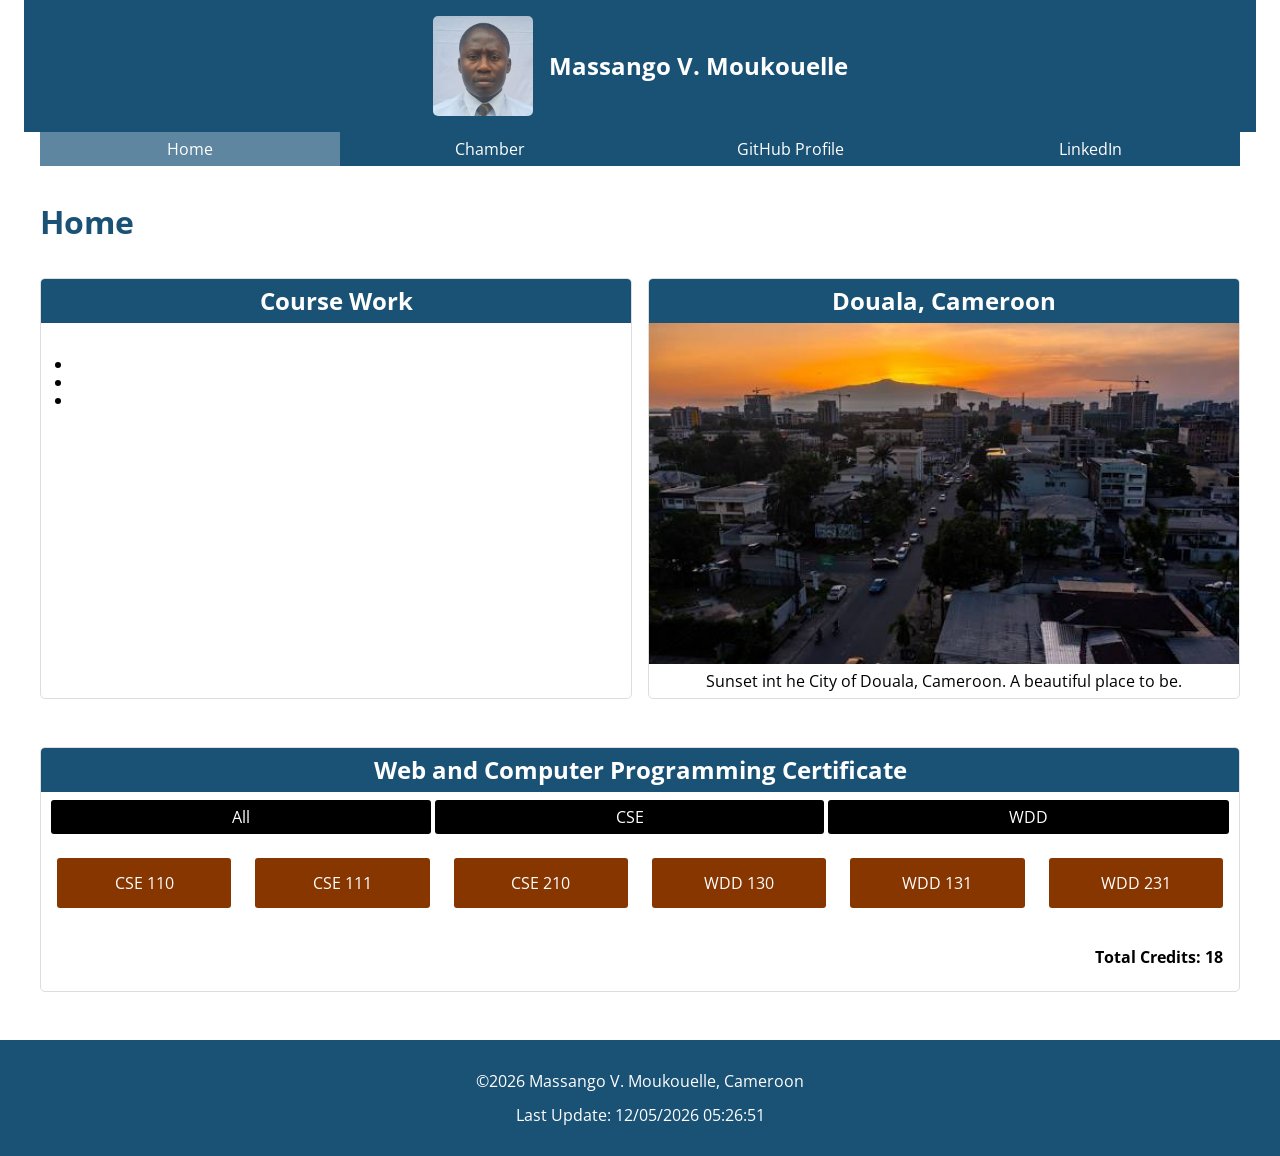
<file: index.html>
<!DOCTYPE html>
<html lang="en">
<head>
    <meta charset="UTF-8">
    <meta name="viewport" content="width=device-width, initial-scale=1.0">
    <meta name="description" content="Your personal portfolio website for WDD231">
    <meta name="author" content="Massango V. Moukouelle">
    <title>Massango V. Moukouelle | WDD231 Portfolio</title>
    
    <!-- CSS Files -->
    <link rel="stylesheet" href="styles/normalize.css">
    <link rel="stylesheet" href="styles/small.css">
    <link rel="stylesheet" href="styles/larger.css">
    
    <!-- Google Fonts -->
    <link rel="preconnect" href="https://fonts.googleapis.com">
    <link rel="preconnect" href="https://fonts.gstatic.com" crossorigin>
    <link href="https://fonts.googleapis.com/css2?family=Open+Sans&family=Roboto&display=swap" rel="stylesheet">
    
    <!-- JavaScript Files (with defer) -->
    <script src="scripts/navigation.js" defer></script>
    <script src="scripts/date.js" defer></script>
    <script src="scripts/course.js" defer></script>
</head>
<body>
    <header>
        <img src="images/profile-photo.jpg" alt="Your photo">
        <span>Massango V. Moukouelle</span>
        <button id="hamburger">≡</button>
    </header>
    
    <nav>
        <ul>
            <li class="active"><a href="index.html">Home</a></li>
            <li><a href="#">Chamber</a></li>
            <li><a href="https://github.com/maval6" target="_blank">GitHub Profile</a></li>
            <li><a href="https://linkedin.com/in/maval06" target="_blank">LinkedIn</a></li>
        </ul>
    </nav>
    
    <main>
        <h1>Home</h1>
        
        <section class="course-work">
            <h2>Course Work</h2>
            <ul>
                <li></li>
                <li></li>
                <li></li>
            </ul>
        </section>
        
        <section class="location">
            <h2>Douala, Cameroon</h2>
            <img src="images/location-image.jpeg" alt="Image of your location">
            <p>Sunset int he City of Douala, Cameroon. A beautiful place to be.</p>
        </section>
        
        <section class="certificate">
            <h2>Web and Computer Programming Certificate</h2>
            
            <div class="filter-buttons">
                <button id="all-btn">All</button>
                <button id="cse-btn">CSE</button>
                <button id="wdd-btn">WDD</button>
            </div>
            
            <div id="courses-container">
                <!-- Course cards will be dynamically inserted here by JavaScript -->
            </div>
            
            <p id="total-credits">Total Credits: 0</p>
        </section>
    </main>
    
    <footer>
        <p>&copy;<span id="currentyear"></span> Massango V. Moukouelle, Cameroon</p>
        <p id="lastModified"></p>
    </footer>
</body>
</html>
</file>
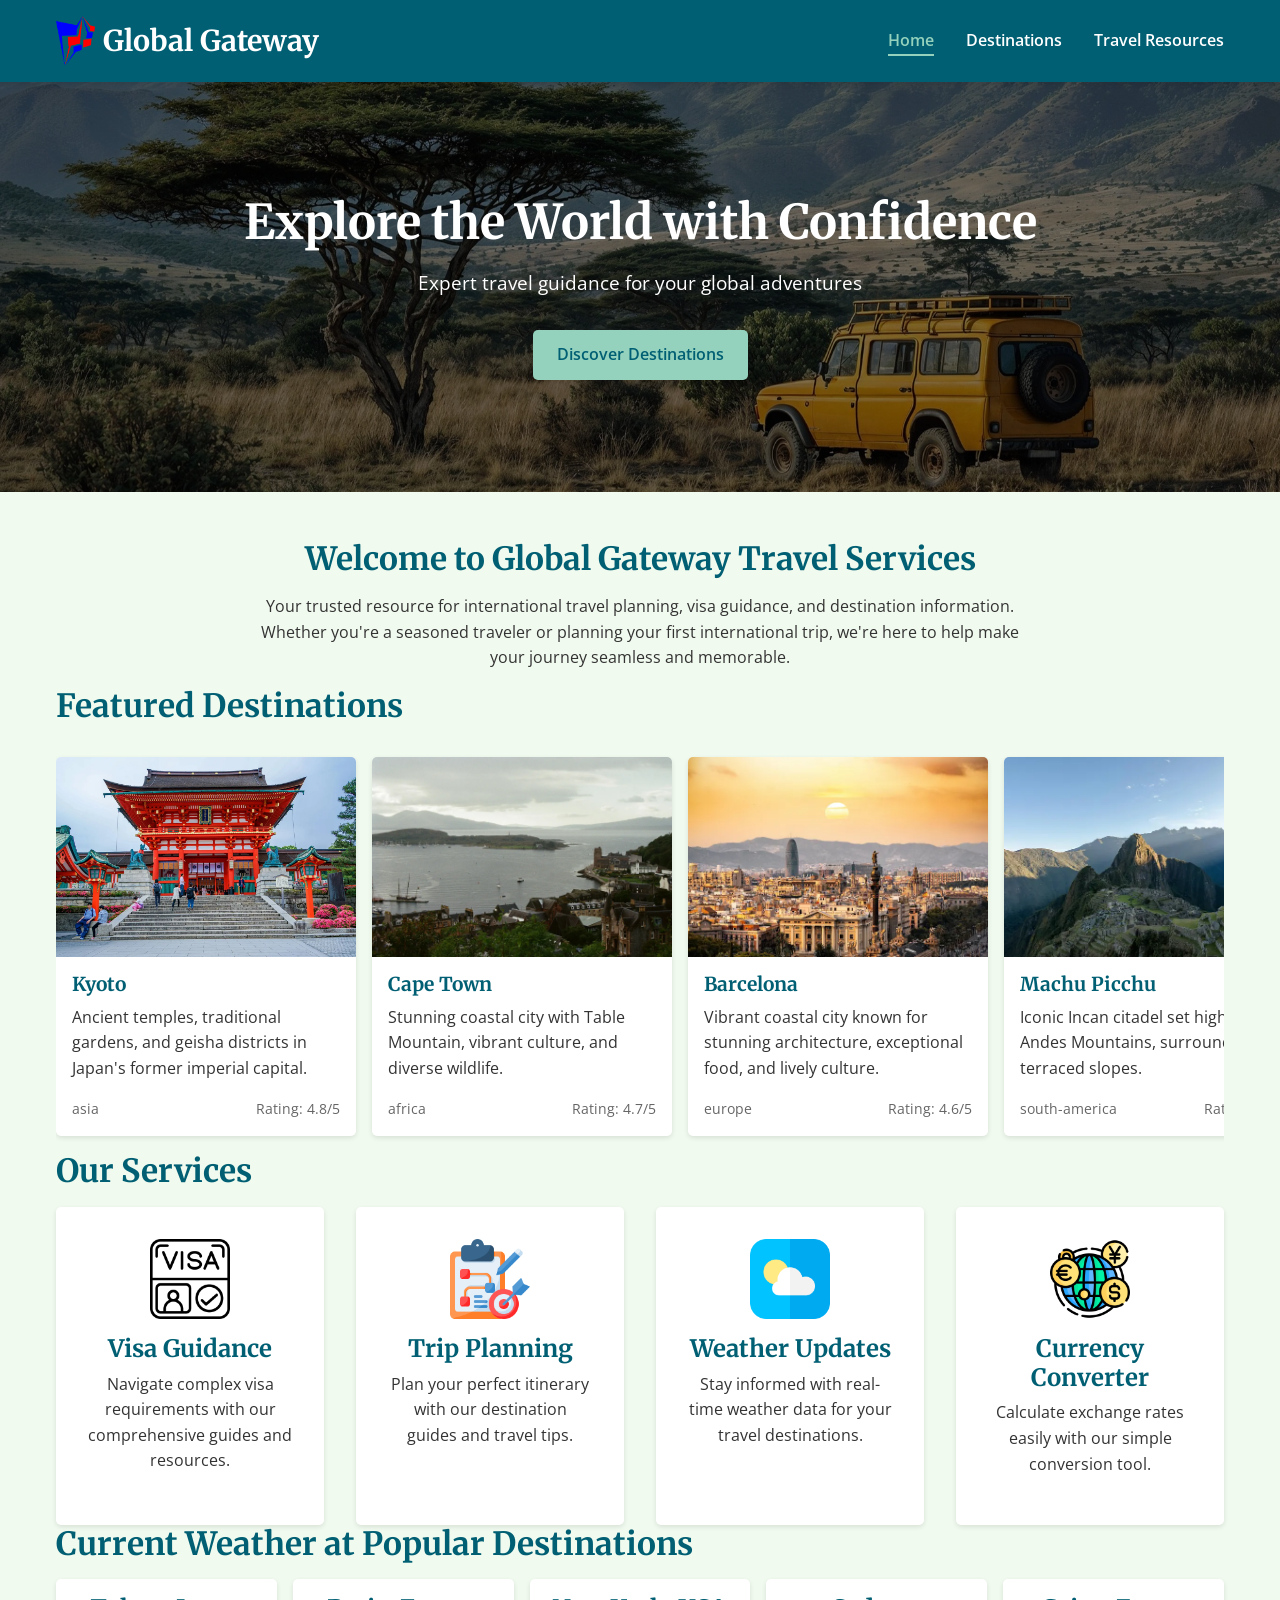
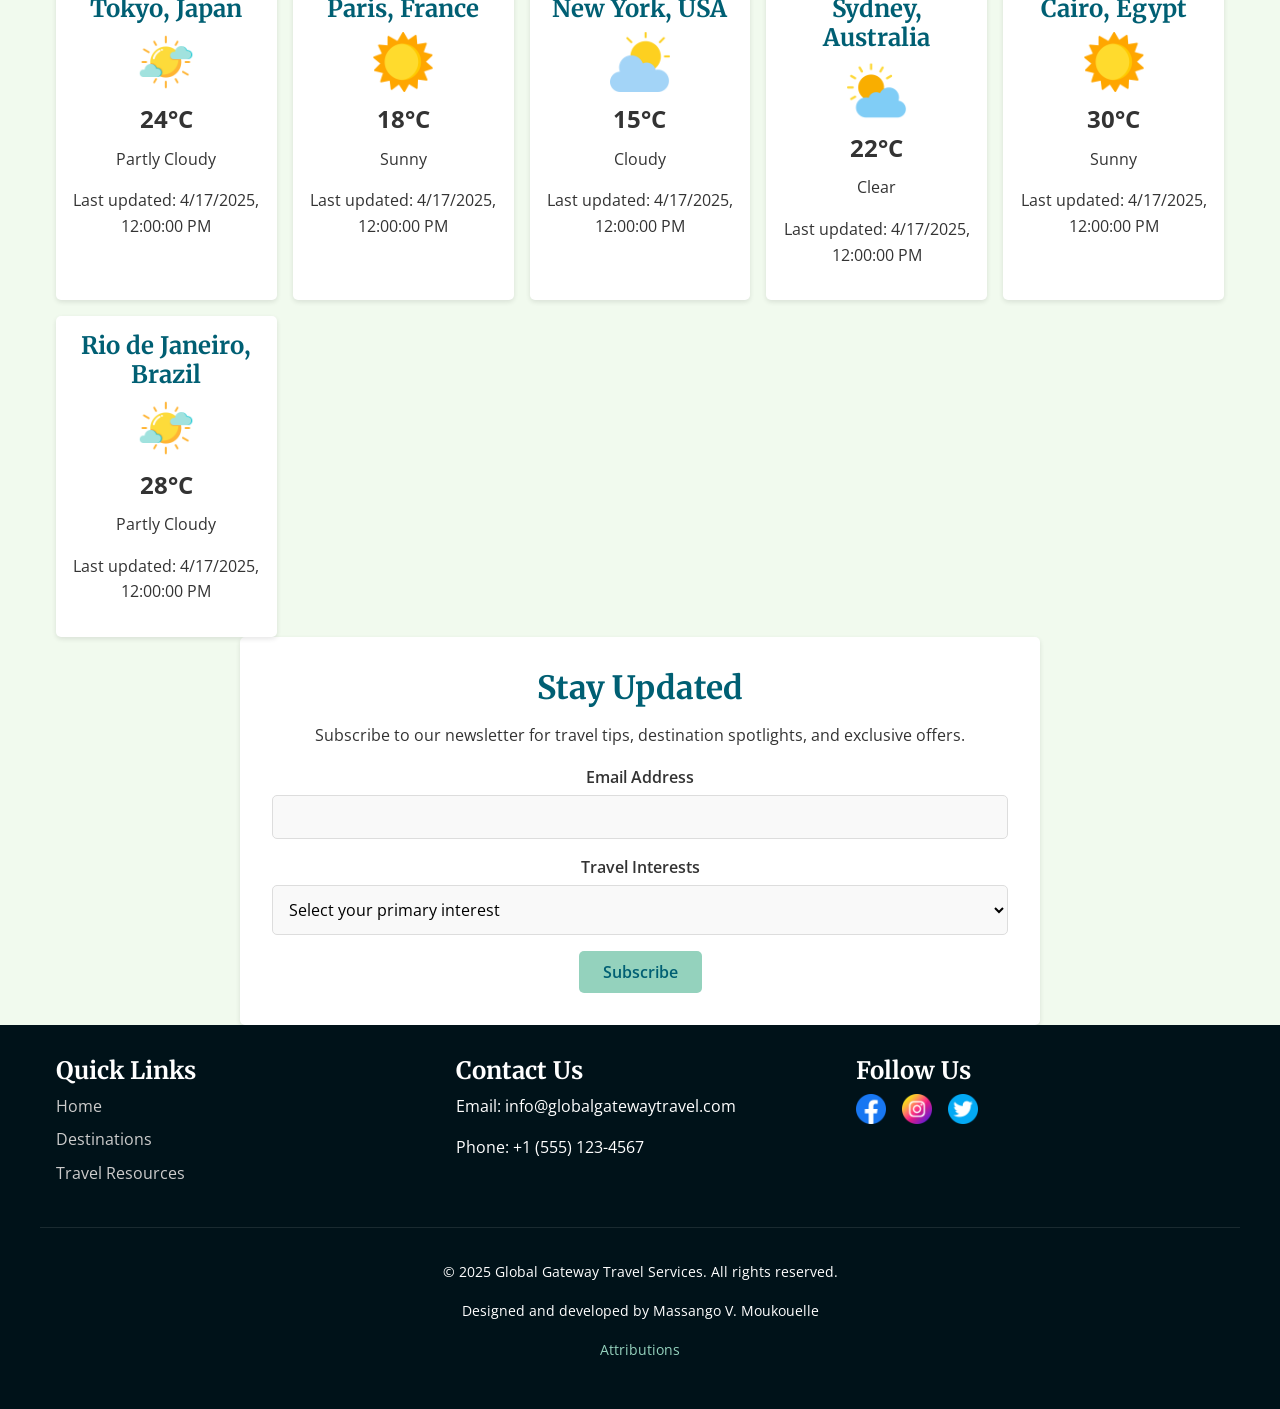
<file: project/index.html>
<!DOCTYPE html>
<html lang="en">
<head>
    <meta charset="UTF-8">
    <meta name="viewport" content="width=device-width, initial-scale=1.0">
    <meta name="description" content="Global Gateway Travel Services - Your one-stop resource for international travel planning, visa guidance, and destination information.">
    <meta name="author" content="Massango V. Moukouelle">
    
    <!-- Social Media Meta Tags -->
    <meta property="og:title" content="Global Gateway Travel Services">
    <meta property="og:description" content="Your one-stop resource for international travel planning, visa guidance, and destination information.">
    <meta property="og:image" content="images/og-image.jpg">
    <meta property="og:url" content="https://globalgatewaytravel.com">
    <meta name="twitter:card" content="summary_large_image">
    
    <title>Global Gateway Travel Services | Home</title>
    
    <!-- Favicon -->
    <link rel="icon" type="image/png" href="images/favicon.png">
    
    <!-- Fonts -->
    <link rel="preconnect" href="https://fonts.googleapis.com">
    <link rel="preconnect" href="https://fonts.gstatic.com" crossorigin>
    <link href="https://fonts.googleapis.com/css2?family=Merriweather:wght@400;700&family=Open+Sans:wght@400;600&display=swap" rel="stylesheet">
    
    <!-- CSS -->
    <link rel="stylesheet" href="styles/normalize.css">
    <link rel="stylesheet" href="styles/styles.css">
</head>
<body>
    <header>
        <div class="header-container">
            <div class="logo">
                <img src="images/logo.png" alt="Global Gateway Travel Services Logo">
                <h1>Global Gateway</h1>
            </div>
            <nav>
                <button id="hamburger-btn" aria-label="Menu">
                    <span></span>
                    <span></span>
                    <span></span>
                </button>
                <ul id="primary-nav">
                    <li><a href="index.html" class="active">Home</a></li>
                    <li><a href="destinations.html">Destinations</a></li>
                    <li><a href="resources.html">Travel Resources</a></li>
                </ul>
            </nav>
        </div>
    </header>

    <main>
        <section class="hero">
            <div class="hero-content">
                <h2>Explore the World with Confidence</h2>
                <p>Expert travel guidance for your global adventures</p>
                <a href="destinations.html" class="btn">Discover Destinations</a>
            </div>
        </section>

        <section class="intro container">
            <h2>Welcome to Global Gateway Travel Services</h2>
            <p>Your trusted resource for international travel planning, visa guidance, and destination information. Whether you're a seasoned traveler or planning your first international trip, we're here to help make your journey seamless and memorable.</p>
        </section>

        <section class="featured-destinations container">
            <h2>Featured Destinations</h2>
            <div class="destination-carousel" id="featured-carousel">
                <!-- Dynamic content will be loaded here via JavaScript -->
                <div class="loading">Loading featured destinations...</div>
            </div>
        </section>

        <section class="services container">
            <h2>Our Services</h2>
            <div class="services-grid">
                <div class="service-card">
                    <img src="images/visa-icon.png" alt="Visa Services Icon" loading="lazy">
                    <h3>Visa Guidance</h3>
                    <p>Navigate complex visa requirements with our comprehensive guides and resources.</p>
                </div>
                <div class="service-card">
                    <img src="images/planning-icon.png" alt="Trip Planning Icon" loading="lazy">
                    <h3>Trip Planning</h3>
                    <p>Plan your perfect itinerary with our destination guides and travel tips.</p>
                </div>
                <div class="service-card">
                    <img src="images/weather-icon.png" alt="Weather Information Icon" loading="lazy">
                    <h3>Weather Updates</h3>
                    <p>Stay informed with real-time weather data for your travel destinations.</p>
                </div>
                <div class="service-card">
                    <img src="images/currency-icon.png" alt="Currency Converter Icon" loading="lazy">
                    <h3>Currency Converter</h3>
                    <p>Calculate exchange rates easily with our simple conversion tool.</p>
                </div>
            </div>
        </section>

        <section class="weather-widget container">
            <h2>Current Weather at Popular Destinations</h2>
            <div id="weather-container" class="weather-container">
                <!-- Dynamic content will be loaded here via JavaScript -->
                <div class="loading">Loading weather data...</div>
            </div>
        </section>

        <section class="newsletter container">
            <h2>Stay Updated</h2>
            <p>Subscribe to our newsletter for travel tips, destination spotlights, and exclusive offers.</p>
            <form id="newsletter-form" action="form-success.html" method="get">
                <div class="form-group">
                    <label for="email">Email Address</label>
                    <input type="email" id="email" name="email" required>
                </div>
                <div class="form-group">
                    <label for="interests">Travel Interests</label>
                    <select id="interests" name="interests">
                        <option value="">Select your primary interest</option>
                        <option value="adventure">Adventure Travel</option>
                        <option value="cultural">Cultural Experiences</option>
                        <option value="relaxation">Relaxation & Wellness</option>
                        <option value="food">Food & Culinary</option>
                        <option value="budget">Budget Travel</option>
                    </select>
                </div>
                <button type="submit" class="btn">Subscribe</button>
            </form>
        </section>
    </main>

    <footer>
        <div class="footer-container container">
            <div class="footer-nav">
                <h3>Quick Links</h3>
                <ul>
                    <li><a href="index.html">Home</a></li>
                    <li><a href="destinations.html">Destinations</a></li>
                    <li><a href="resources.html">Travel Resources</a></li>
                </ul>
            </div>
            <div class="footer-contact">
                <h3>Contact Us</h3>
                <p>Email: info@globalgatewaytravel.com</p>
                <p>Phone: +1 (555) 123-4567</p>
            </div>
            <div class="footer-social">
                <h3>Follow Us</h3>
                <div class="social-icons">
                    <a href="#" aria-label="Facebook"><img src="images/facebook-icon.png" alt="Facebook"></a>
                    <a href="#" aria-label="Instagram"><img src="images/instagram-icon.png" alt="Instagram"></a>
                    <a href="#" aria-label="Twitter"><img src="images/twitter-icon.png" alt="Twitter"></a>
                </div>
            </div>
        </div>
        <div class="footer-bottom container">
            <p>&copy; 2025 Global Gateway Travel Services. All rights reserved.</p>
            <p>Designed and developed by Massango V. Moukouelle</p>
            <p><a href="attributions.html">Attributions</a></p>
        </div>
    </footer>

    <!-- JavaScript Modules -->
    <script src="scripts/main.js" type="module"></script>
</body>
</html>
</file>
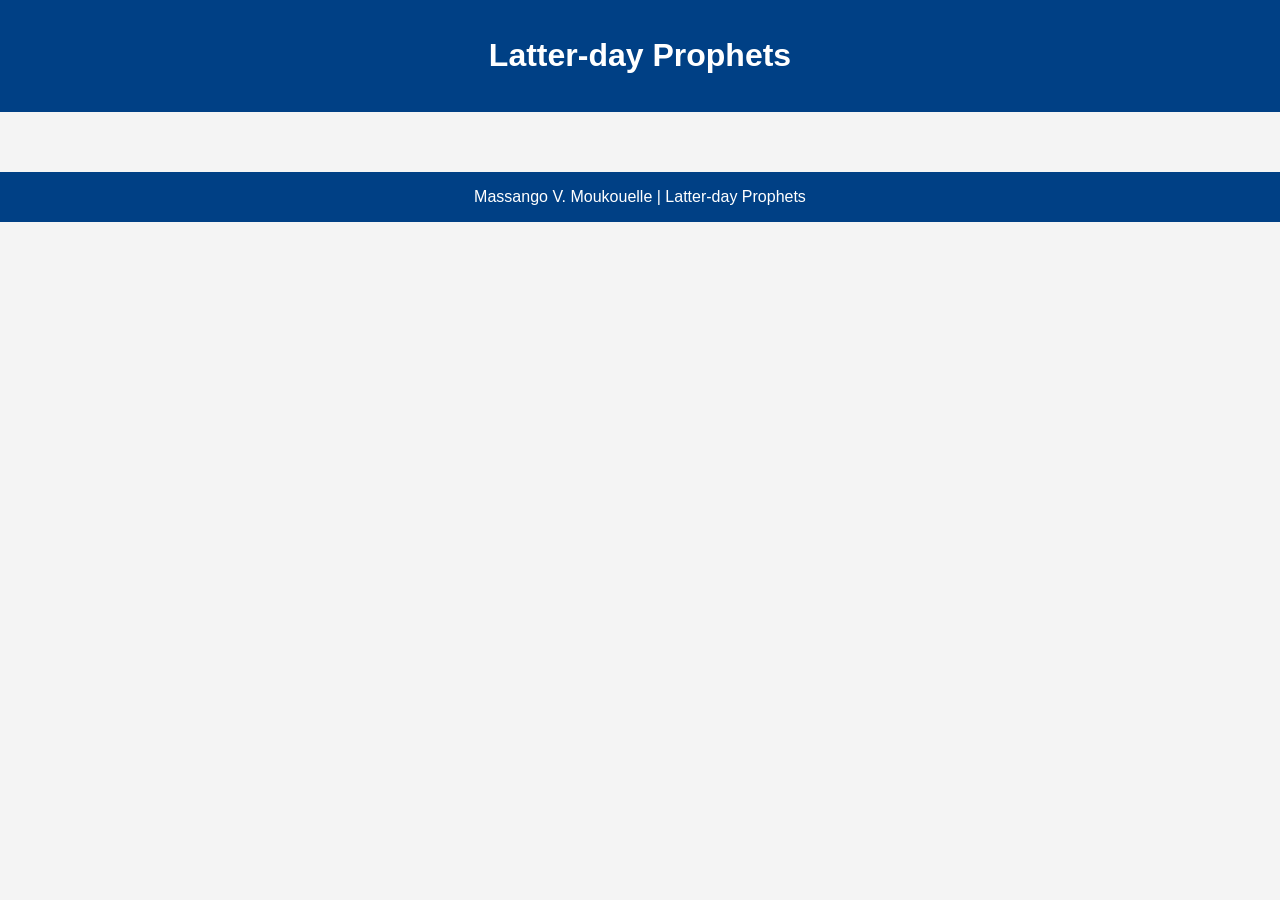
<file: prophets.html>
<!DOCTYPE html>
<html lang="en">
<head>
    <meta charset="UTF-8">
    <meta name="viewport" content="width=device-width, initial-scale=1.0">
    <meta name="description" content="Latter-day Prophets">
    <meta name="author" content="Massango V. Moukouelle">
    <title>Latter-day Prophets | WDD 231</title>

    <link rel="stylesheet" href="styles/prophets.css">
    
</head>
<body>
    <header>
        <h1>Latter-day Prophets</h1>
    </header>
    <main>
        <div id="cards" class="grid-container"></div>
    </main>
    <footer>
        Massango V. Moukouelle | Latter-day Prophets
    </footer>
    <script src="scripts/prophets.js"></script>
</body>
</html>
</file>
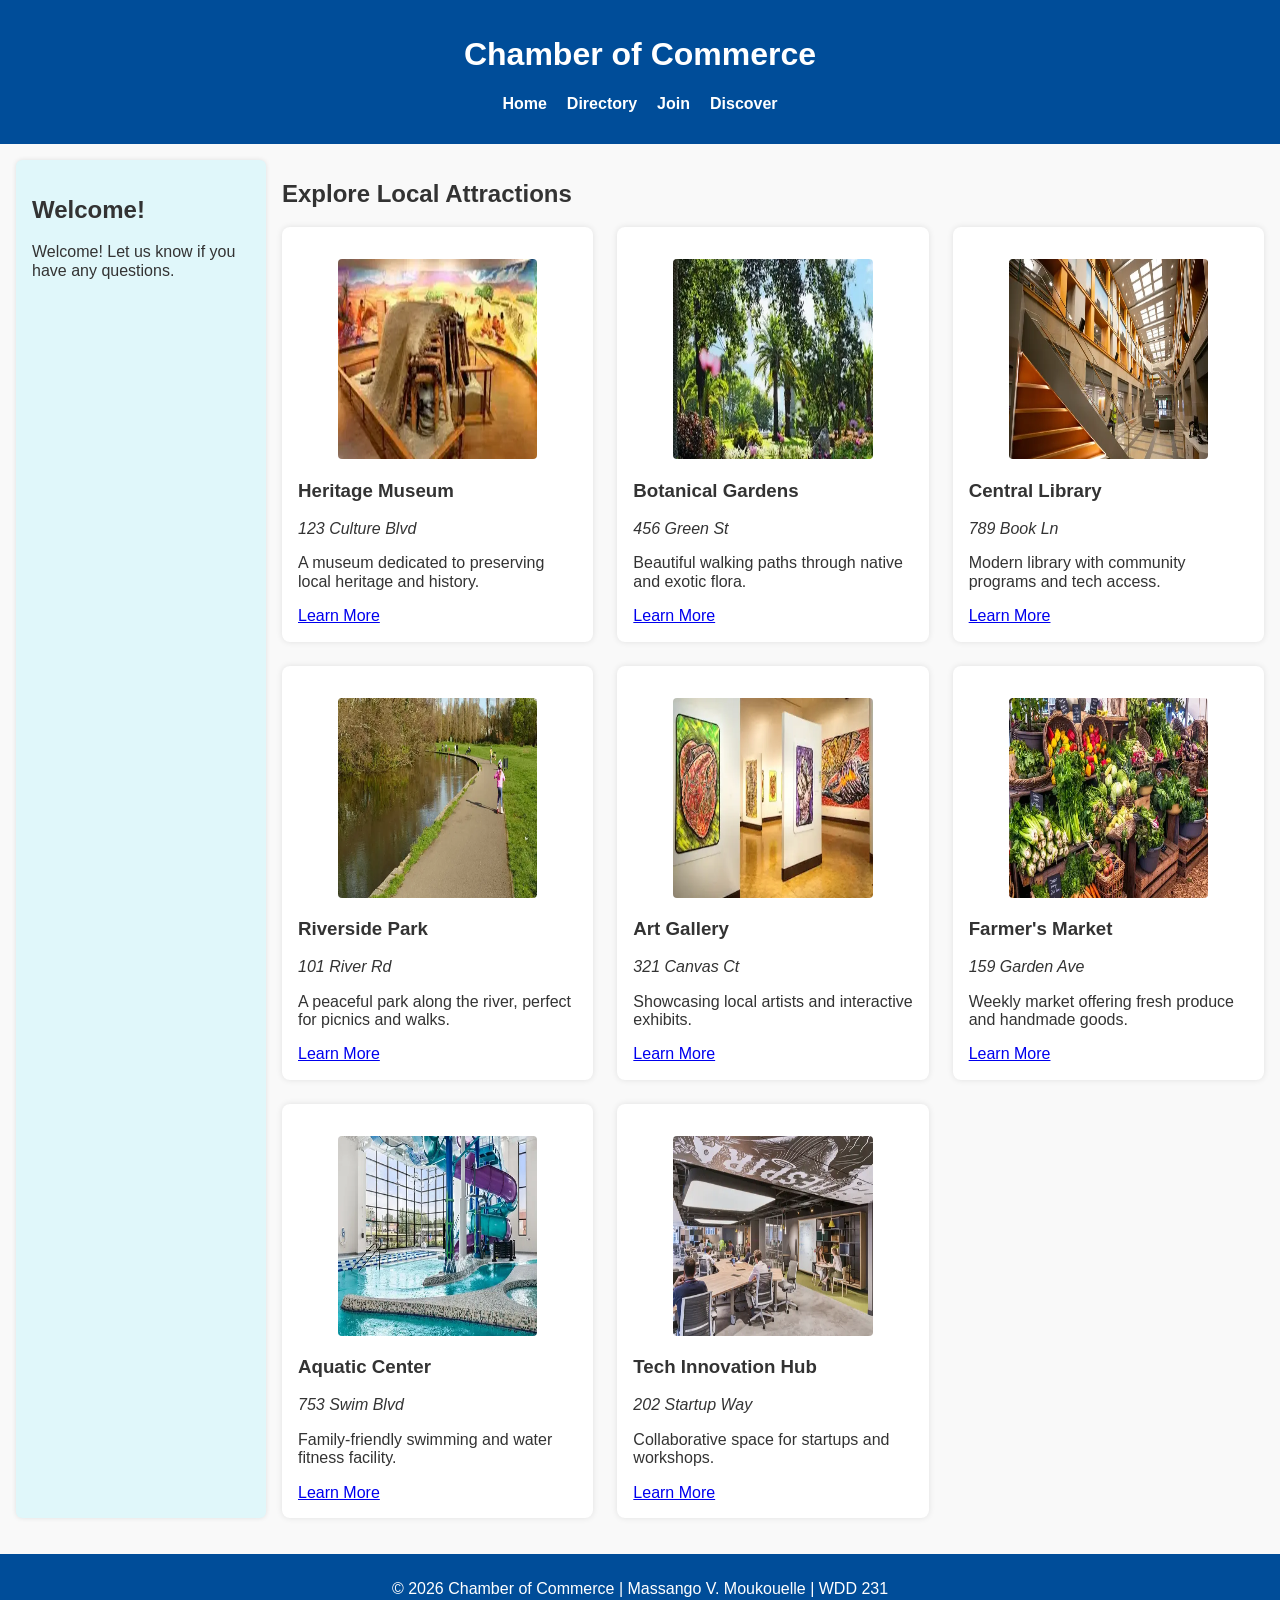
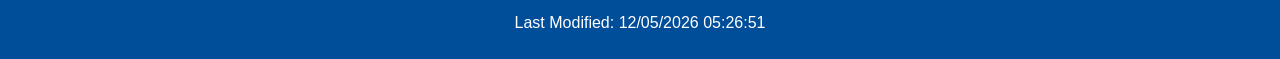
<file: chamber/discover.html>
<!DOCTYPE html>
<html lang="en">
<head>
  <meta charset="UTF-8">
  <meta name="viewport" content="width=device-width, initial-scale=1.0">
  <title>Discover | Chamber of Commerce</title>
  <meta name="description" content="Discover local places of interest in our Chamber of Commerce region." />
  <meta name="author" content="Massango V. Moukouelle" />

  <link rel="stylesheet" href="styles/normalize.css">
  <link rel="stylesheet" href="styles/directory.css">
  <link rel="stylesheet" href="styles/discover.css">
  <script defer src="scripts/discover.js"></script>
</head>
<body>
  <header>
    <h1>Chamber of Commerce</h1>
    <nav>
      <ul>
        <li><a href="index.html">Home</a></li>
        <li><a href="directory.html">Directory</a></li>
        <li><a href="join.html">Join</a></li>
        <li><a href="discover.html" class="active">Discover</a></li>
      </ul>
    </nav>
  </header>

  <main class="discover-grid">
    <aside class="sidebar">
      <h2>Welcome!</h2>
      <p id="visit-message">Loading visit info...</p>
    </aside>

    <section class="main-content">
      <h2>Explore Local Attractions</h2>
      <div id="discover-cards" class="card-grid"></div>
    </section>
  </main>

  <footer>
    <p>&copy; <span id="year"></span> Chamber of Commerce | Massango V. Moukouelle | WDD 231</p>
    <p>Last Modified: <span id="lastModified"></span></p>
  </footer>
</body>
</html>
</file>
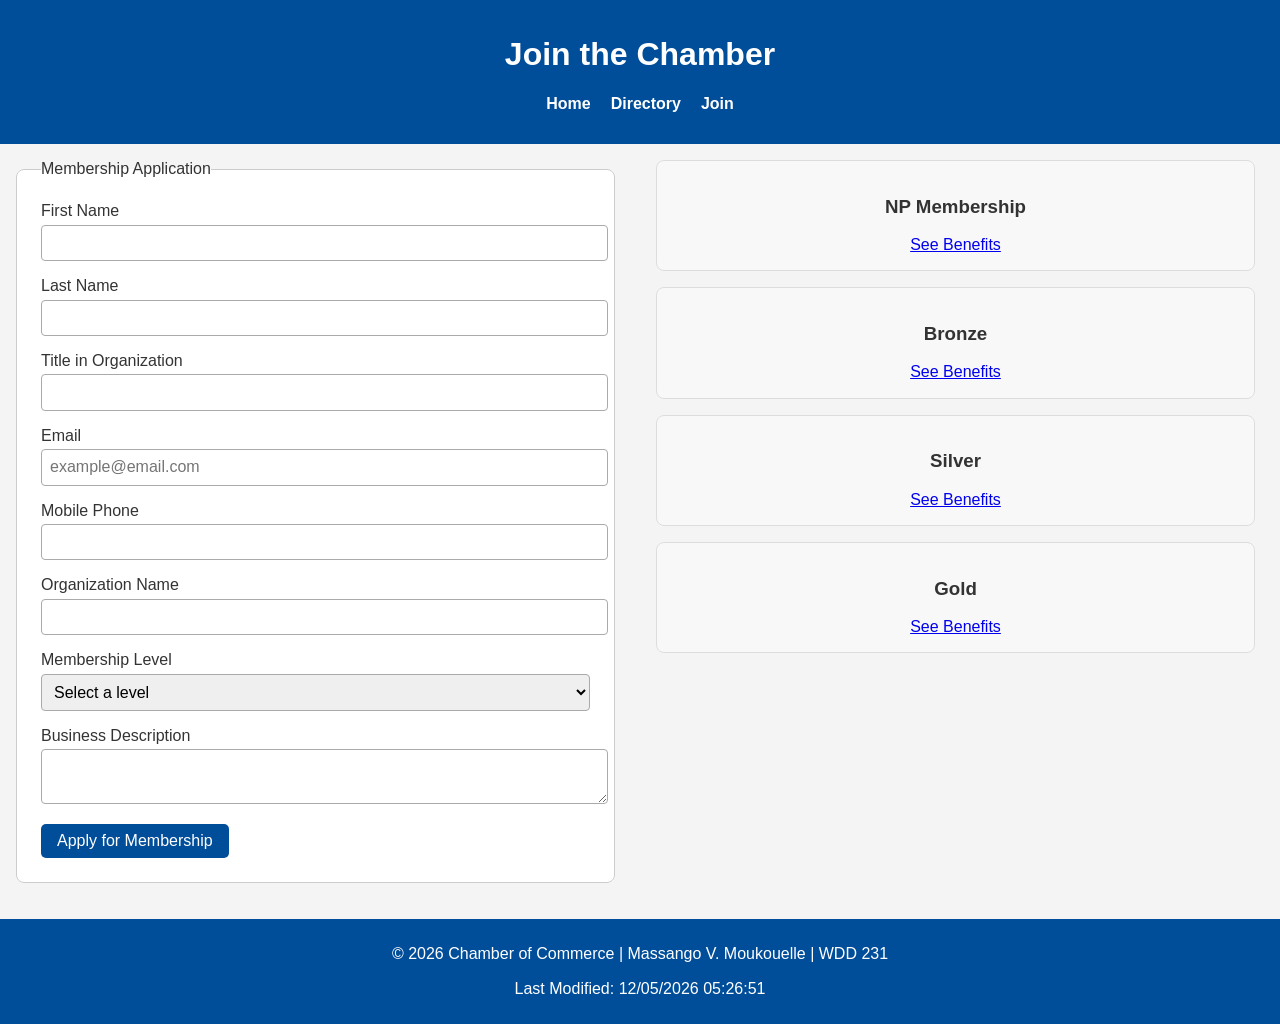
<file: chamber/join.html>
<!DOCTYPE html>
<html lang="en">
<head>
  <meta charset="UTF-8" />
  <meta name="viewport" content="width=device-width, initial-scale=1.0"/>
  <title>Join the Chamber | Massango V. Moukouelle</title>
  <meta name="description" content="Apply for membership to the Chamber of Commerce" />
  <meta name="author" content="Massango V. Moukouelle" />

  <link rel="stylesheet" href="styles/normalize.css" />
  <link rel="stylesheet" href="styles/directory.css" />
  <link rel="stylesheet" href="styles/join.css" />

  <script defer src="scripts/join.js"></script>
</head>
<body>
  <header>
    <h1>Join the Chamber</h1>
    <nav>
      <ul>
        <li><a href="index.html">Home</a></li>
        <li><a href="directory.html">Directory</a></li>
        <li><a href="join.html" class="active">Join</a></li>
      </ul>
    </nav>
  </header>

  <main class="join-container">
    <form method="get" action="thankyou.html" id="membershipForm">
      <fieldset>
        <legend>Membership Application</legend>

        <label>First Name
          <input type="text" name="first-name" title="Enter your first name" autocomplete="given-name" required />
        </label>

        <label>Last Name
          <input type="text" name="last-name" title="Enter your last name" autocomplete="family-name" required />
        </label>

        <label>Title in Organization
          <input type="text" name="org-title" title="Your title in the organization" autocomplete="organization-title" pattern="[A-Za-z\\s\\-]{7,}" />
        </label>

        <label>Email
          <input type="email" name="email" title="Enter a valid email address" autocomplete="email" placeholder="example@email.com" required />
        </label>

        <label>Mobile Phone
          <input type="tel" name="phone" title="Enter your mobile number" autocomplete="tel" required />
        </label>

        <label>Organization Name
          <input type="text" name="organization" title="Enter your business or organization name" autocomplete="organization" required />
        </label>

        <label>Membership Level
          <select name="membership" title="Choose membership level" required>
            <option value="">Select a level</option>
            <option value="NP">NP Membership (Free)</option>
            <option value="Bronze">Bronze</option>
            <option value="Silver">Silver</option>
            <option value="Gold">Gold</option>
          </select>
        </label>

        <label>Business Description
          <textarea name="description" title="Brief description of your business or organization"></textarea>
        </label>

        <input type="hidden" name="timestamp" id="timestamp" />
        <input type="submit" value="Apply for Membership" />
      </fieldset>
    </form>

    <!-- Membership Level Cards -->
    <aside class="membership-cards">
      <div class="card np" onclick="openModal('npModal')">
        <h3>NP Membership</h3>
        <a href="#npModal">See Benefits</a>
      </div>
      <div class="card bronze" onclick="openModal('bronzeModal')">
        <h3>Bronze</h3>
        <a href="#bronzeModal">See Benefits</a>
      </div>
      <div class="card silver" onclick="openModal('silverModal')">
        <h3>Silver</h3>
        <a href="#silverModal">See Benefits</a>
      </div>
      <div class="card gold" onclick="openModal('goldModal')">
        <h3>Gold</h3>
        <a href="#goldModal">See Benefits</a>
      </div>
    </aside>

    <!-- Membership Modals -->
    <dialog id="npModal">
      <h3>NP Membership Benefits</h3>
      <ul>
        <li>No cost</li>
        <li>Access to newsletters</li>
      </ul>
      <button onclick="closeModal('npModal')">Close</button>
    </dialog>

    <dialog id="bronzeModal">
      <h3>Bronze Membership Benefits</h3>
      <ul>
        <li>Community event invites</li>
        <li>Member listing on website</li>
      </ul>
      <button onclick="closeModal('bronzeModal')">Close</button>
    </dialog>

    <dialog id="silverModal">
      <h3>Silver Membership Benefits</h3>
      <ul>
        <li>All Bronze benefits</li>
        <li>Featured business articles</li>
      </ul>
      <button onclick="closeModal('silverModal')">Close</button>
    </dialog>

    <dialog id="goldModal">
      <h3>Gold Membership Benefits</h3>
      <ul>
        <li>All Silver benefits</li>
        <li>Homepage spotlight</li>
        <li>Sponsorship opportunities</li>
      </ul>
      <button onclick="closeModal('goldModal')">Close</button>
    </dialog>
  </main>

  <footer>
    <p>&copy; <span id="year"></span> Chamber of Commerce | Massango V. Moukouelle | WDD 231</p>
    <p>Last Modified: <span id="lastModified"></span></p>
  </footer>
</body>
</html>
</file>
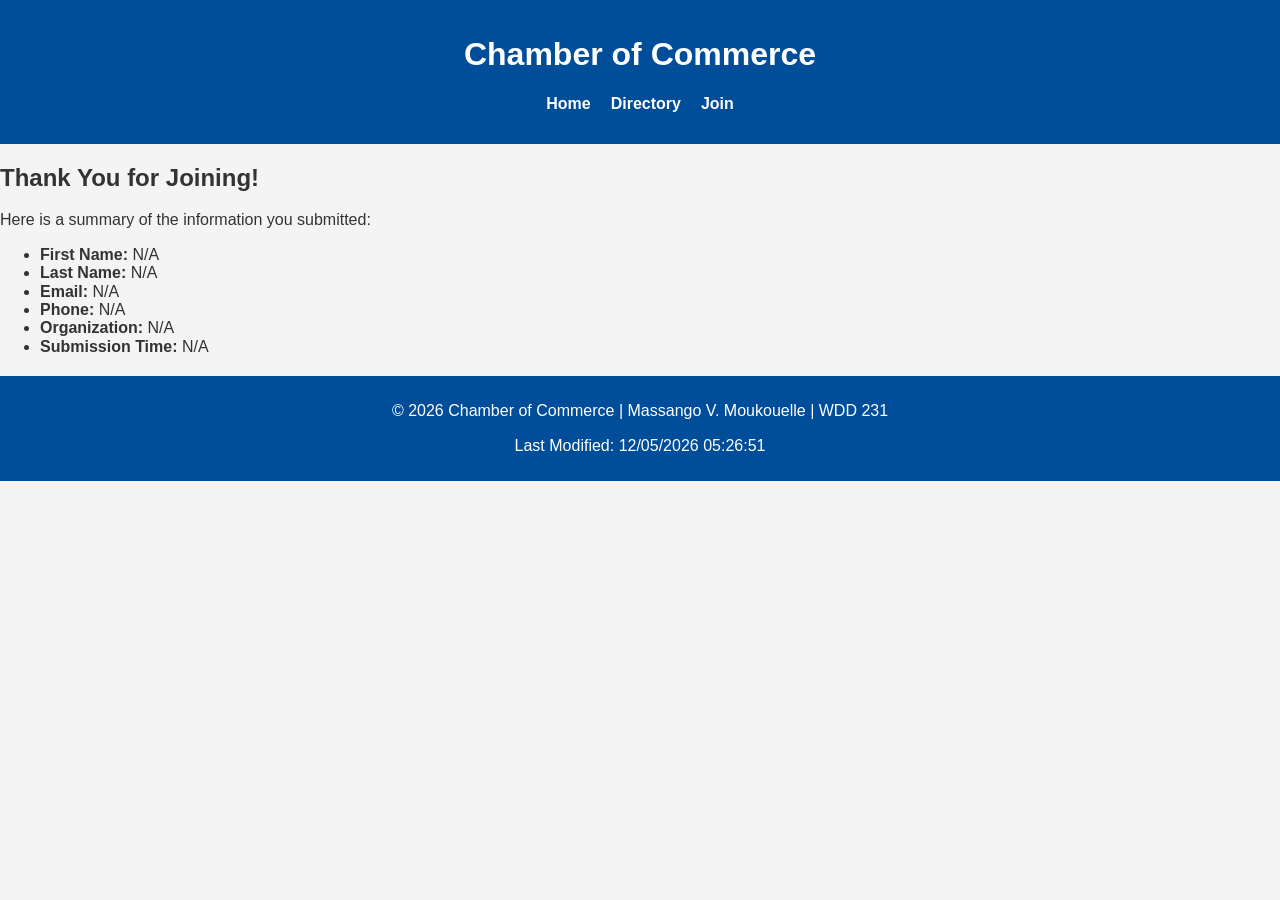
<file: chamber/thankyou.html>
<!DOCTYPE html>
<html lang="en">
<head>
  <meta charset="UTF-8" />
  <meta name="viewport" content="width=device-width, initial-scale=1.0" />
  <title>Thank You for Joining</title>
  <meta name="description" content="Thank you page for chamber membership application." />
  <meta name="author" content="Massango V. Moukouelle" />

  <link rel="stylesheet" href="styles/normalize.css" />
  <link rel="stylesheet" href="styles/directory.css" />
  <link rel="stylesheet" href="styles/join.css" />
  <script defer src="scripts/thankyou.js"></script>
</head>
<body>
  <header>
    <h1>Chamber of Commerce</h1>
    <nav>
      <ul>
        <li><a href="index.html">Home</a></li>
        <li><a href="directory.html">Directory</a></li>
        <li><a href="join.html">Join</a></li>
      </ul>
    </nav>
  </header>

  <main class="thank-you">
    <h2>Thank You for Joining!</h2>
    <p>Here is a summary of the information you submitted:</p>
    <ul>
      <li><strong>First Name:</strong> <span id="firstName"></span></li>
      <li><strong>Last Name:</strong> <span id="lastName"></span></li>
      <li><strong>Email:</strong> <span id="email"></span></li>
      <li><strong>Phone:</strong> <span id="phone"></span></li>
      <li><strong>Organization:</strong> <span id="organization"></span></li>
      <li><strong>Submission Time:</strong> <span id="timestamp"></span></li>
    </ul>
  </main>

  <footer>
    <p>&copy; <span id="year"></span> Chamber of Commerce | Massango V. Moukouelle | WDD 231</p>
    <p>Last Modified: <span id="lastModified"></span></p>
  </footer>
</body>
</html>
</file>
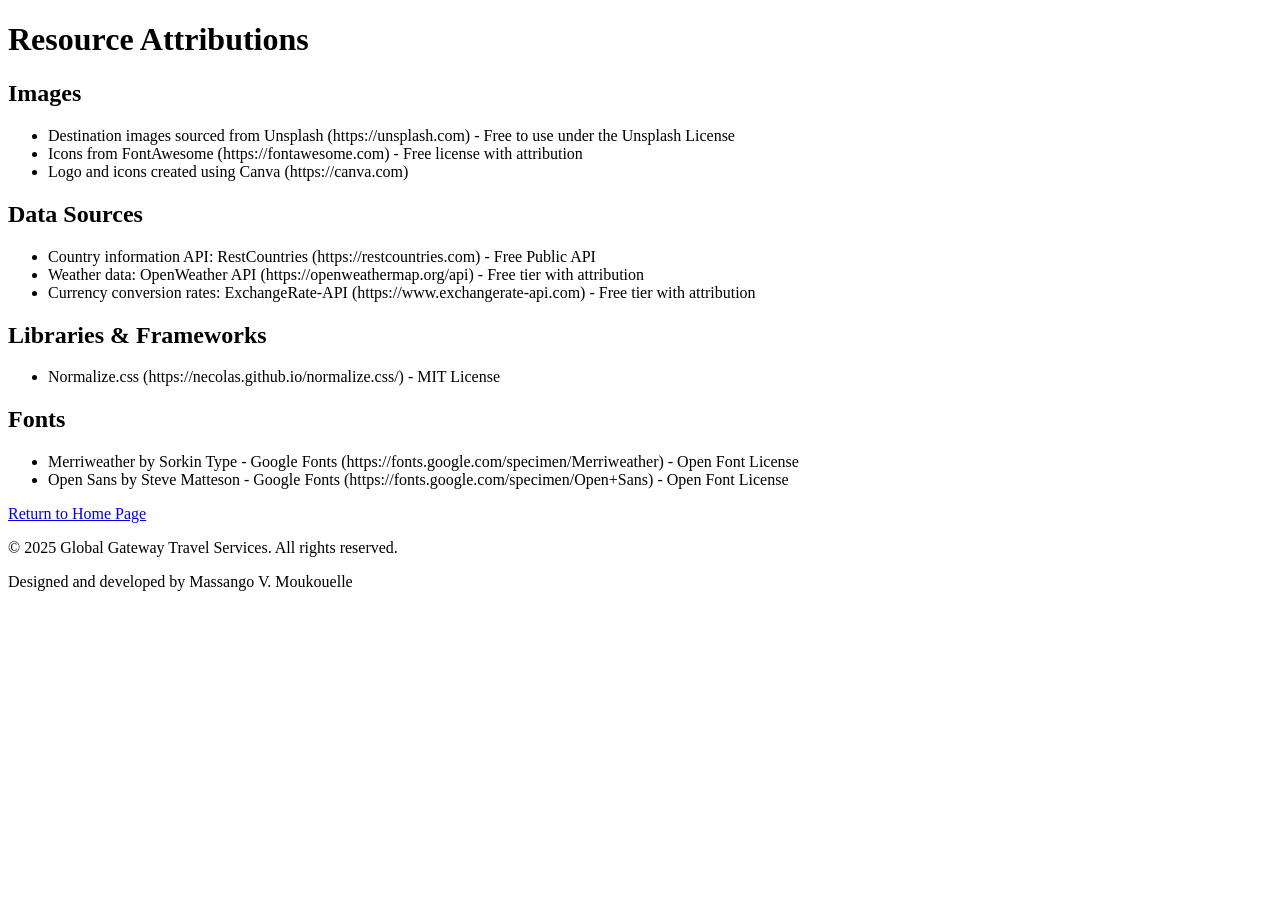
<file: project/attributions.html>
<!DOCTYPE html>
<html lang="en">
<head>
    <meta charset="UTF-8">
    <meta name="viewport" content="width=device-width, initial-scale=1.0">
    <meta name="author" content="Massango V. Moukouelle">
    <title>Attributions | Global Gateway Travel Services</title>
    
    <!-- Favicon -->
    <link rel="icon" type="image/png" href="images/favicon.png">
</head>
<body>
    <h1>Resource Attributions</h1>
    
    <h2>Images</h2>
    <ul>
        <li>Destination images sourced from Unsplash (https://unsplash.com) - Free to use under the Unsplash License</li>
        <li>Icons from FontAwesome (https://fontawesome.com) - Free license with attribution</li>
        <li>Logo and icons created using Canva (https://canva.com)</li>
    </ul>
    
    <h2>Data Sources</h2>
    <ul>
        <li>Country information API: RestCountries (https://restcountries.com) - Free Public API</li>
        <li>Weather data: OpenWeather API (https://openweathermap.org/api) - Free tier with attribution</li>
        <li>Currency conversion rates: ExchangeRate-API (https://www.exchangerate-api.com) - Free tier with attribution</li>
    </ul>
    
    <h2>Libraries & Frameworks</h2>
    <ul>
        <li>Normalize.css (https://necolas.github.io/normalize.css/) - MIT License</li>
    </ul>
    
    <h2>Fonts</h2>
    <ul>
        <li>Merriweather by Sorkin Type - Google Fonts (https://fonts.google.com/specimen/Merriweather) - Open Font License</li>
        <li>Open Sans by Steve Matteson - Google Fonts (https://fonts.google.com/specimen/Open+Sans) - Open Font License</li>
    </ul>
    
    <p><a href="index.html">Return to Home Page</a></p>
    
    <footer>
        <p>&copy; 2025 Global Gateway Travel Services. All rights reserved.</p>
        <p>Designed and developed by Massango V. Moukouelle</p>
    </footer>
</body>
</html>
</file>
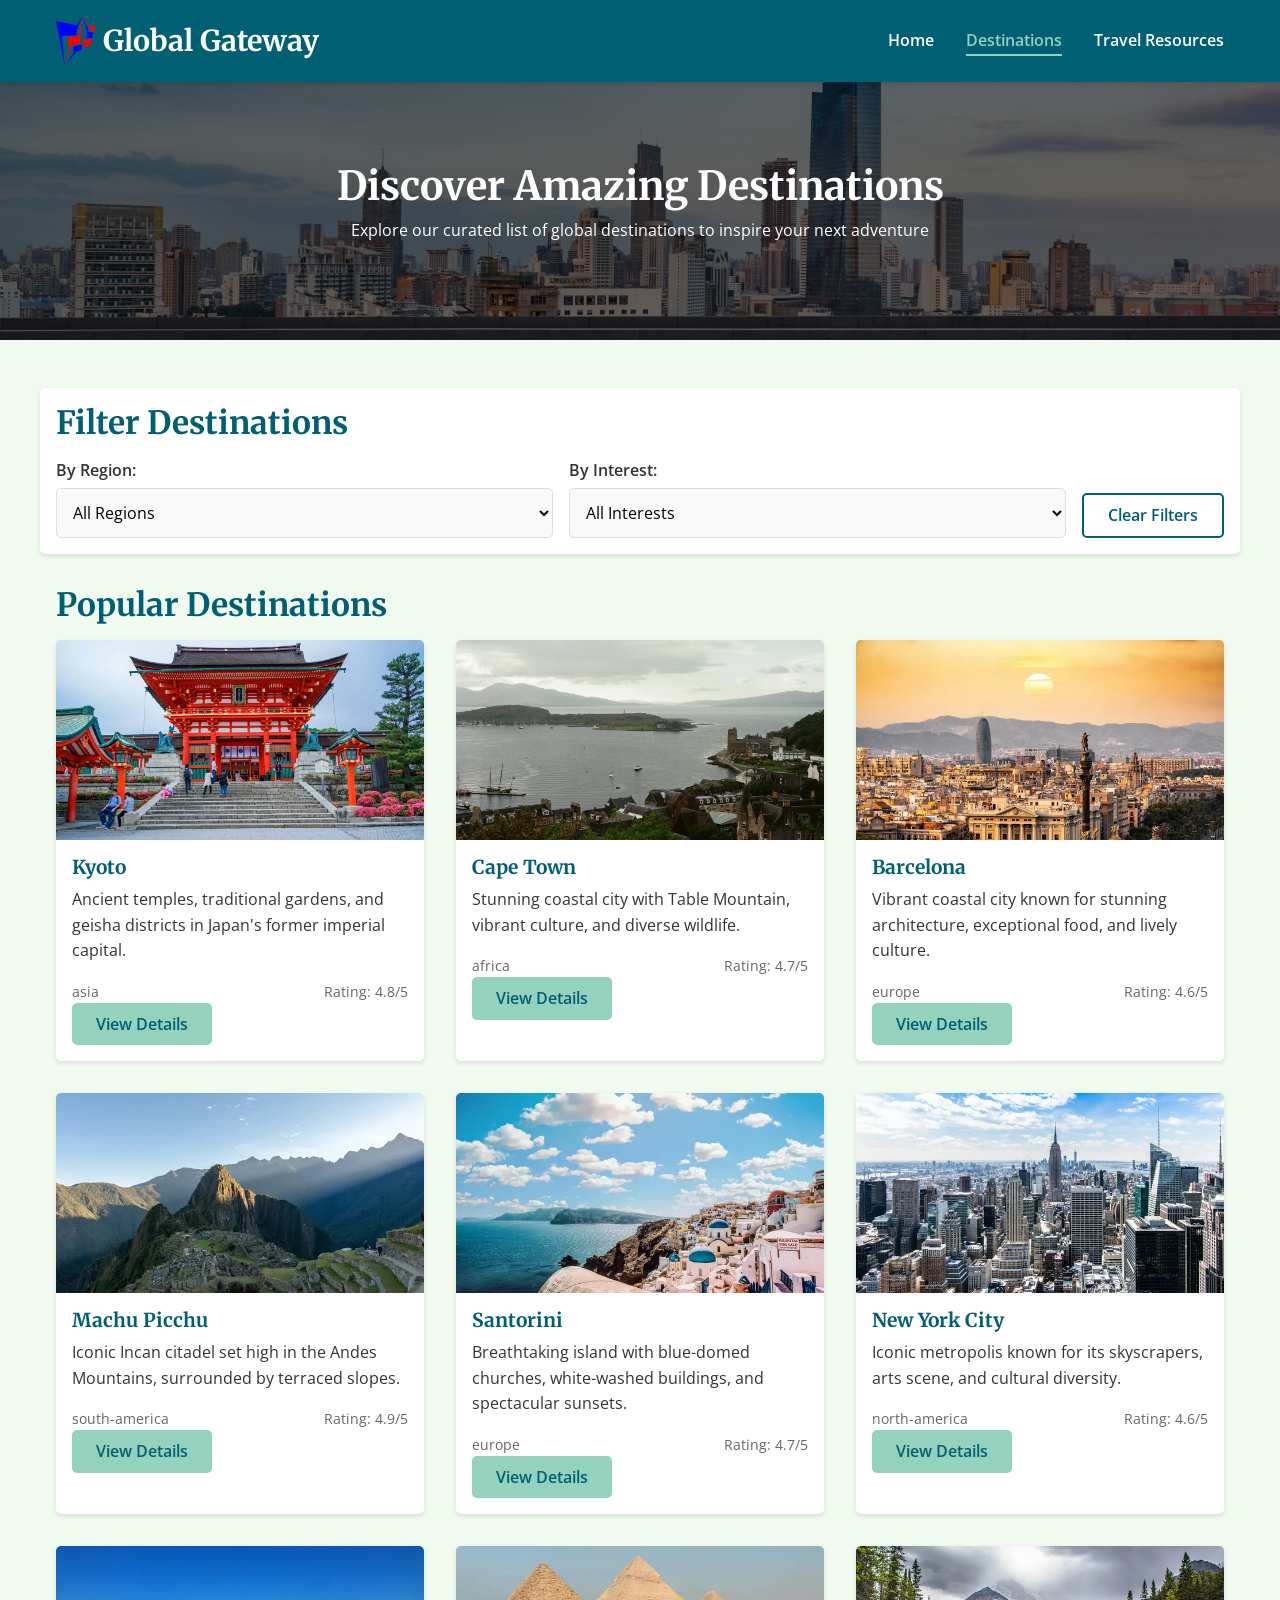
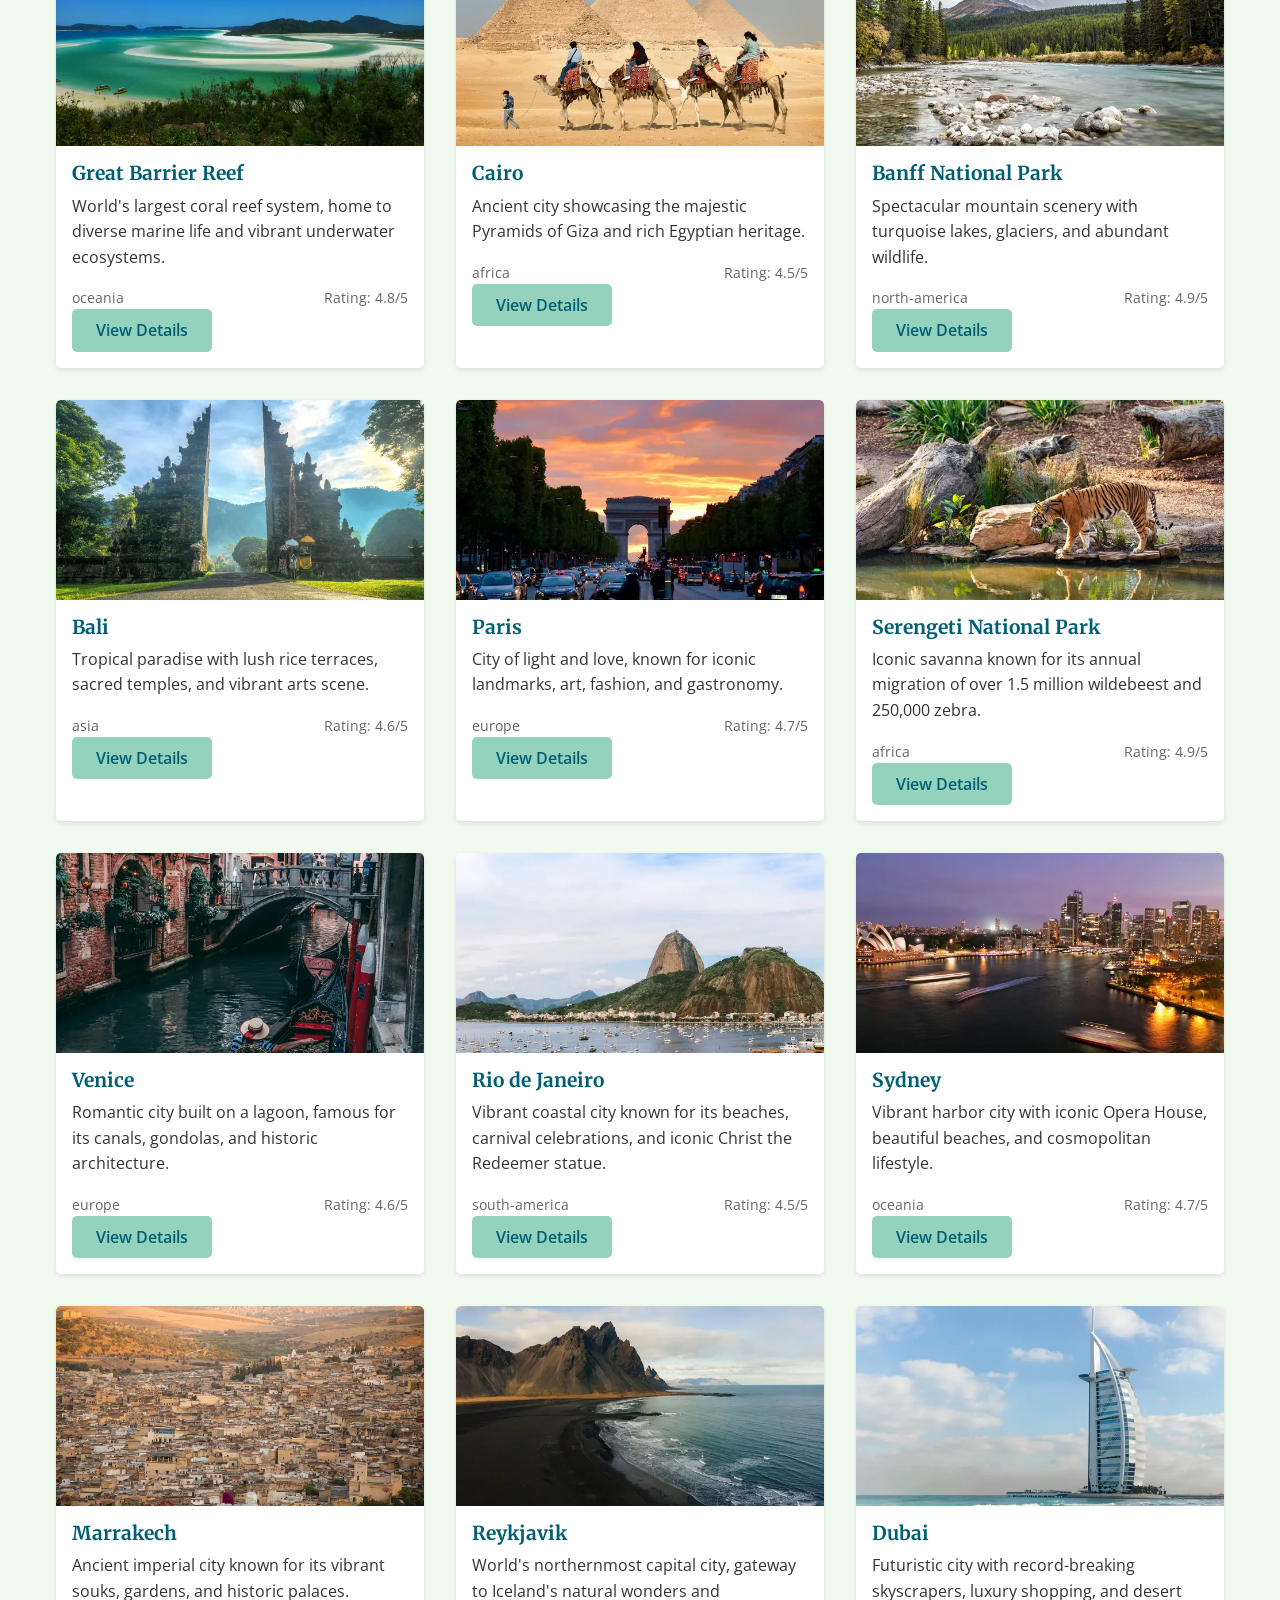
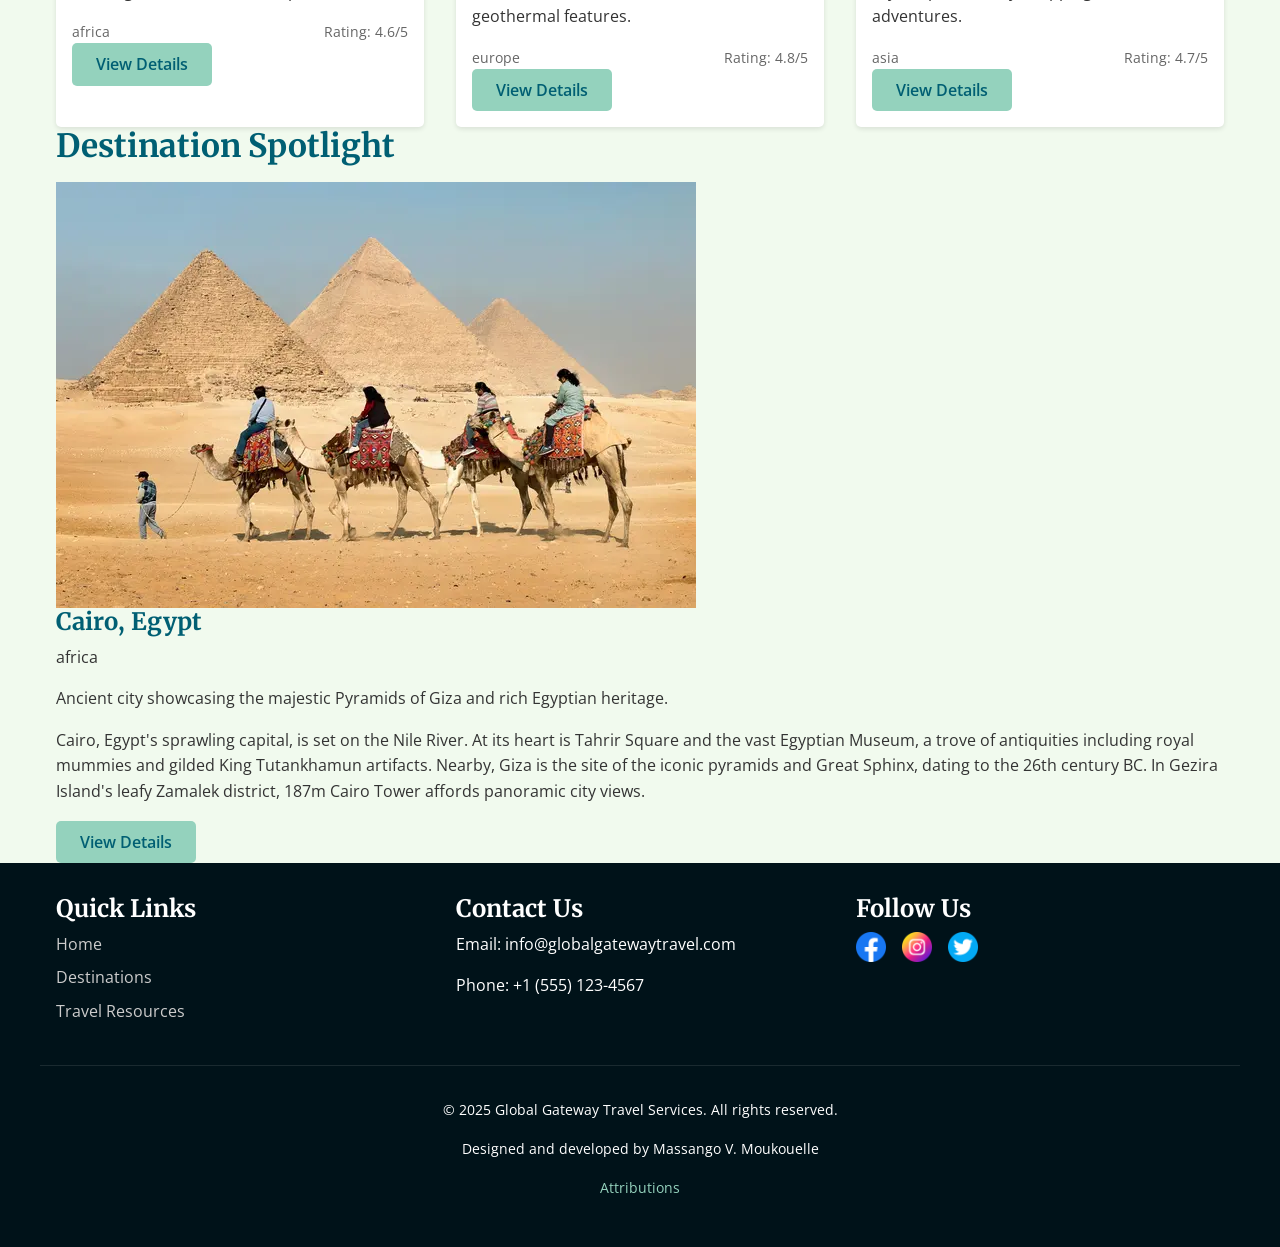
<file: project/destinations.html>
<!DOCTYPE html>
<html lang="en">
<head>
    <meta charset="UTF-8">
    <meta name="viewport" content="width=device-width, initial-scale=1.0">
    <meta name="description" content="Explore top global destinations with comprehensive travel guides, cultural insights, and practical information for your next adventure.">
    <meta name="author" content="Massango V. Moukouelle">
    
    <!-- Social Media Meta Tags -->
    <meta property="og:title" content="Global Gateway Travel Services - Destinations">
    <meta property="og:description" content="Explore top global destinations with comprehensive travel guides and practical information.">
    <meta property="og:image" content="images/og-image.jpg">
    <meta property="og:url" content="https://globalgatewaytravel.com/destinations.html">
    <meta name="twitter:card" content="summary_large_image">
    
    <title>Destinations | Global Gateway Travel Services</title>
    
    <!-- Favicon -->
    <link rel="icon" type="image/png" href="images/favicon.png">
    
    <!-- Fonts -->
    <link rel="preconnect" href="https://fonts.googleapis.com">
    <link rel="preconnect" href="https://fonts.gstatic.com" crossorigin>
    <link href="https://fonts.googleapis.com/css2?family=Merriweather:wght@400;700&family=Open+Sans:wght@400;600&display=swap" rel="stylesheet">
    
    <!-- CSS -->
    <link rel="stylesheet" href="styles/normalize.css">
    <link rel="stylesheet" href="styles/styles.css">
</head>
<body>
    <header>
        <div class="header-container">
            <div class="logo">
                <img src="images/logo.png" alt="Global Gateway Travel Services Logo">
                <h1>Global Gateway</h1>
            </div>
            <nav>
                <button id="hamburger-btn" aria-label="Menu">
                    <span></span>
                    <span></span>
                    <span></span>
                </button>
                <ul id="primary-nav">
                    <li><a href="index.html">Home</a></li>
                    <li><a href="destinations.html" class="active">Destinations</a></li>
                    <li><a href="resources.html">Travel Resources</a></li>
                </ul>
            </nav>
        </div>
    </header>

    <main>
        <section class="page-banner">
            <div class="banner-content">
                <h2>Discover Amazing Destinations</h2>
                <p>Explore our curated list of global destinations to inspire your next adventure</p>
            </div>
        </section>

        <section class="filter-section container">
            <h2>Filter Destinations</h2>
            <div class="filter-options">
                <div class="filter-group">
                    <label for="region-filter">By Region:</label>
                    <select id="region-filter">
                        <option value="all">All Regions</option>
                        <option value="africa">Africa</option>
                        <option value="asia">Asia</option>
                        <option value="europe">Europe</option>
                        <option value="north-america">North America</option>
                        <option value="oceania">Oceania</option>
                        <option value="south-america">South America</option>
                    </select>
                </div>
                <div class="filter-group">
                    <label for="interest-filter">By Interest:</label>
                    <select id="interest-filter">
                        <option value="all">All Interests</option>
                        <option value="adventure">Adventure</option>
                        <option value="cultural">Cultural</option>
                        <option value="beach">Beach</option>
                        <option value="nature">Nature & Wildlife</option>
                        <option value="urban">Urban Exploration</option>
                    </select>
                </div>
                <button id="clear-filters" class="btn-secondary">Clear Filters</button>
            </div>
        </section>

        <section class="destinations-grid container">
            <h2>Popular Destinations</h2>
            <div id="destinations-container" class="destinations-container">
                <!-- Dynamically loaded destination cards will appear here -->
                <div class="loading">Loading destinations...</div>
            </div>
        </section>

        <section class="destination-spotlight container">
            <h2>Destination Spotlight</h2>
            <div class="spotlight-container" id="spotlight-container">
                <!-- Dynamically loaded spotlight content will appear here -->
                <div class="loading">Loading spotlight...</div>
            </div>
        </section>
    </main>

    <!-- Modal Dialog for Destination Details -->
    <div id="destination-modal" class="modal">
        <div class="modal-content">
            <span class="close-modal">&times;</span>
            <div id="modal-content-container">
                <!-- Dynamically populated content will go here -->
            </div>
        </div>
    </div>

    <footer>
        <div class="footer-container container">
            <div class="footer-nav">
                <h3>Quick Links</h3>
                <ul>
                    <li><a href="index.html">Home</a></li>
                    <li><a href="destinations.html">Destinations</a></li>
                    <li><a href="resources.html">Travel Resources</a></li>
                </ul>
            </div>
            <div class="footer-contact">
                <h3>Contact Us</h3>
                <p>Email: info@globalgatewaytravel.com</p>
                <p>Phone: +1 (555) 123-4567</p>
            </div>
            <div class="footer-social">
                <h3>Follow Us</h3>
                <div class="social-icons">
                    <a href="#" aria-label="Facebook"><img src="images/facebook-icon.png" alt="Facebook"></a>
                    <a href="#" aria-label="Instagram"><img src="images/instagram-icon.png" alt="Instagram"></a>
                    <a href="#" aria-label="Twitter"><img src="images/twitter-icon.png" alt="Twitter"></a>
                </div>
            </div>
        </div>
        <div class="footer-bottom container">
            <p>&copy; 2025 Global Gateway Travel Services. All rights reserved.</p>
            <p>Designed and developed by Massango V. Moukouelle</p>
            <p><a href="attributions.html">Attributions</a></p>
        </div>
    </footer>

    <!-- JavaScript Modules -->
    <script src="scripts/destinations.js" type="module"></script>
</body>
</html>
</file>
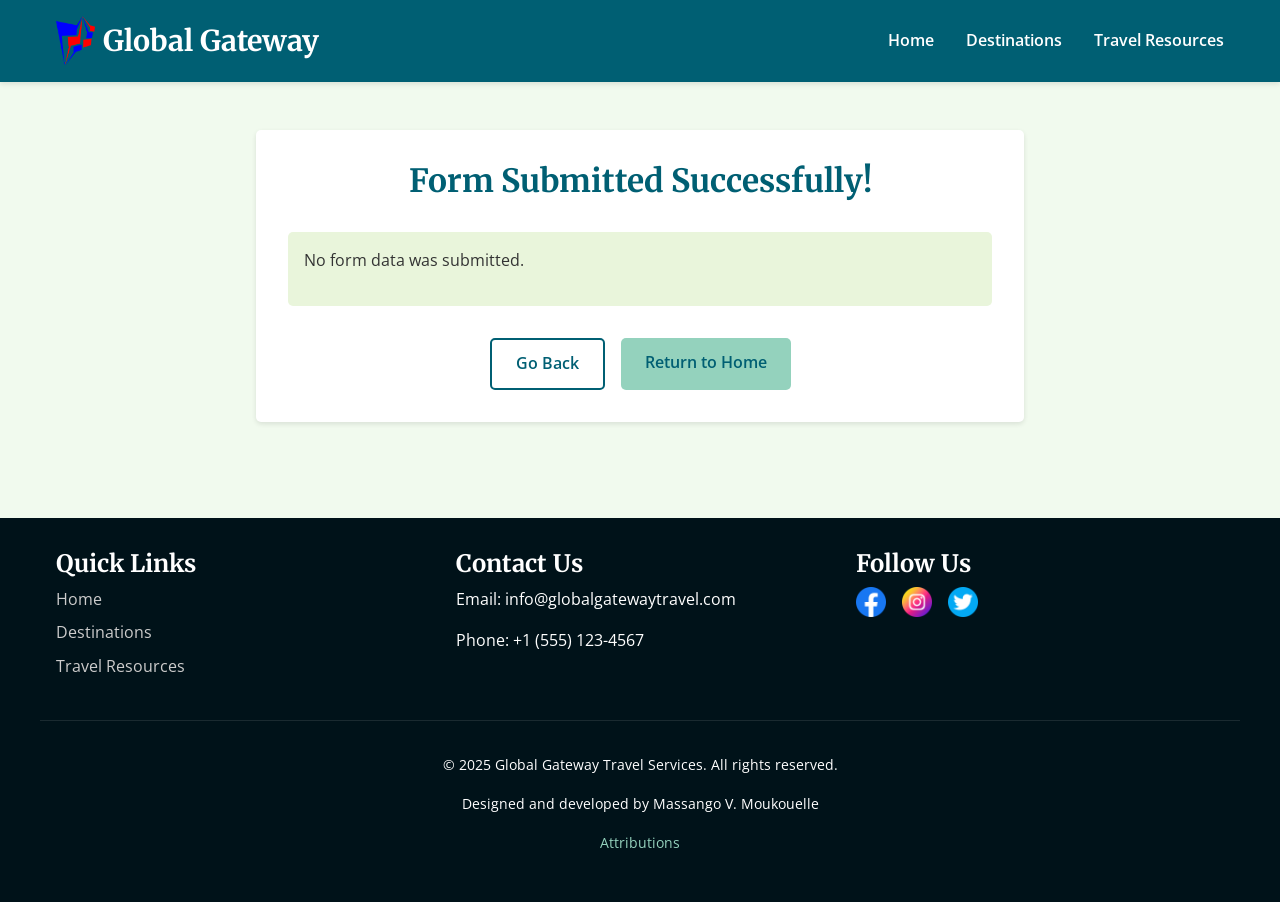
<file: project/form-success.html>
<!DOCTYPE html>
<html lang="en">
<head>
    <meta charset="UTF-8">
    <meta name="viewport" content="width=device-width, initial-scale=1.0">
    <meta name="description" content="Form submission success page for Global Gateway Travel Services.">
    <meta name="author" content="Massango V. Moukouelle">
    
    <title>Form Submitted | Global Gateway Travel Services</title>
    
    <!-- Favicon -->
    <link rel="icon" type="image/png" href="images/favicon.png">
    
    <!-- Fonts -->
    <link rel="preconnect" href="https://fonts.googleapis.com">
    <link rel="preconnect" href="https://fonts.gstatic.com" crossorigin>
    <link href="https://fonts.googleapis.com/css2?family=Merriweather:wght@400;700&family=Open+Sans:wght@400;600&display=swap" rel="stylesheet">
    
    <!-- CSS -->
    <link rel="stylesheet" href="styles/normalize.css">
    <link rel="stylesheet" href="styles/styles.css">
</head>
<body>
    <header>
        <div class="header-container">
            <div class="logo">
                <img src="images/logo.png" alt="Global Gateway Travel Services Logo">
                <h1>Global Gateway</h1>
            </div>
            <nav>
                <button id="hamburger-btn" aria-label="Menu">
                    <span></span>
                    <span></span>
                    <span></span>
                </button>
                <ul id="primary-nav">
                    <li><a href="index.html">Home</a></li>
                    <li><a href="destinations.html">Destinations</a></li>
                    <li><a href="resources.html">Travel Resources</a></li>
                </ul>
            </nav>
        </div>
    </header>

    <main class="form-success-container container">
        <section class="form-success">
            <h2>Form Submitted Successfully!</h2>
            <div id="form-data-display">
                <!-- Form data will be displayed here by JavaScript -->
                <p>Thank you for your submission. Below are the details you provided:</p>
            </div>
            <div class="action-buttons">
                <a href="javascript:history.back()" class="btn-secondary">Go Back</a>
                <a href="index.html" class="btn">Return to Home</a>
            </div>
        </section>
    </main>

    <footer>
        <div class="footer-container container">
            <div class="footer-nav">
                <h3>Quick Links</h3>
                <ul>
                    <li><a href="index.html">Home</a></li>
                    <li><a href="destinations.html">Destinations</a></li>
                    <li><a href="resources.html">Travel Resources</a></li>
                </ul>
            </div>
            <div class="footer-contact">
                <h3>Contact Us</h3>
                <p>Email: info@globalgatewaytravel.com</p>
                <p>Phone: +1 (555) 123-4567</p>
            </div>
            <div class="footer-social">
                <h3>Follow Us</h3>
                <div class="social-icons">
                    <a href="#" aria-label="Facebook"><img src="images/facebook-icon.png" alt="Facebook"></a>
                    <a href="#" aria-label="Instagram"><img src="images/instagram-icon.png" alt="Instagram"></a>
                    <a href="#" aria-label="Twitter"><img src="images/twitter-icon.png" alt="Twitter"></a>
                </div>
            </div>
        </div>
        <div class="footer-bottom container">
            <p>&copy; 2025 Global Gateway Travel Services. All rights reserved.</p>
            <p>Designed and developed by Massango V. Moukouelle</p>
            <p><a href="attributions.html">Attributions</a></p>
        </div>
    </footer>

    <!-- JavaScript -->
    <script src="scripts/form-success.js"></script>
</body>
</html>
</file>
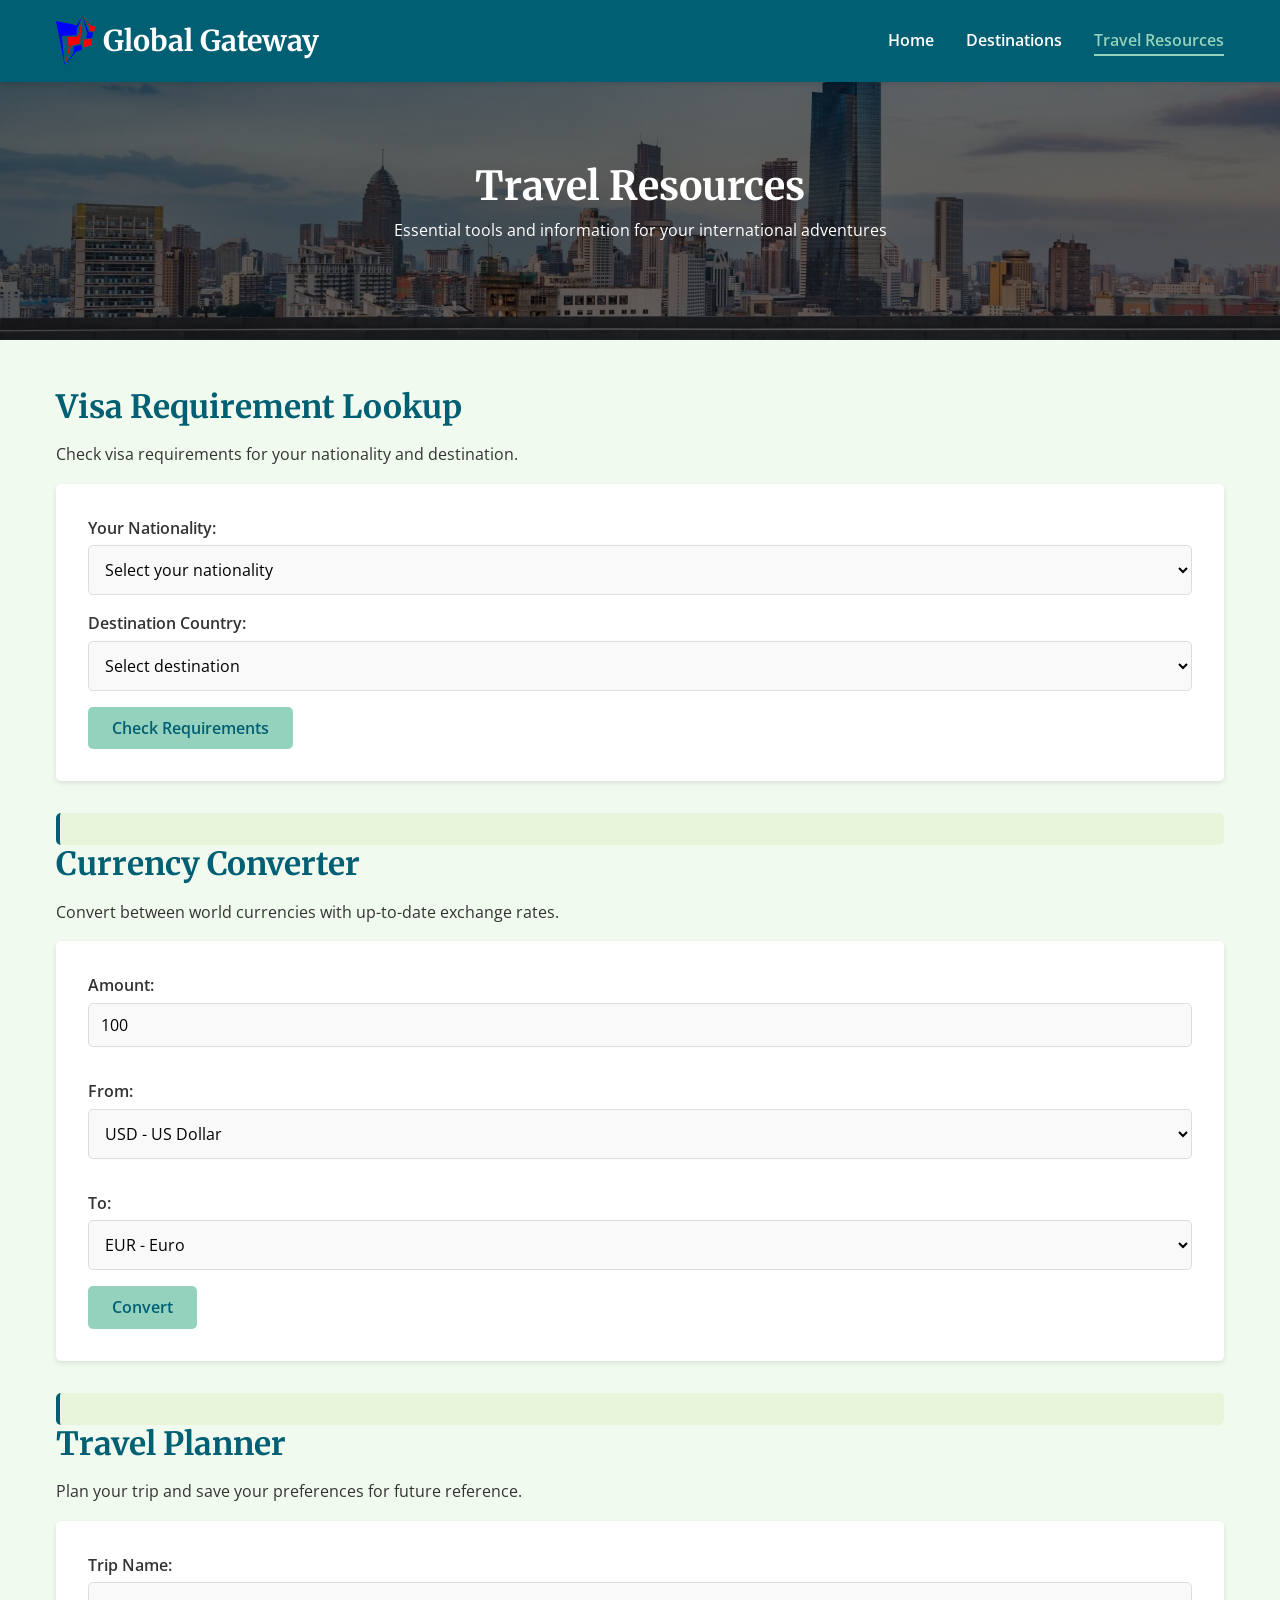
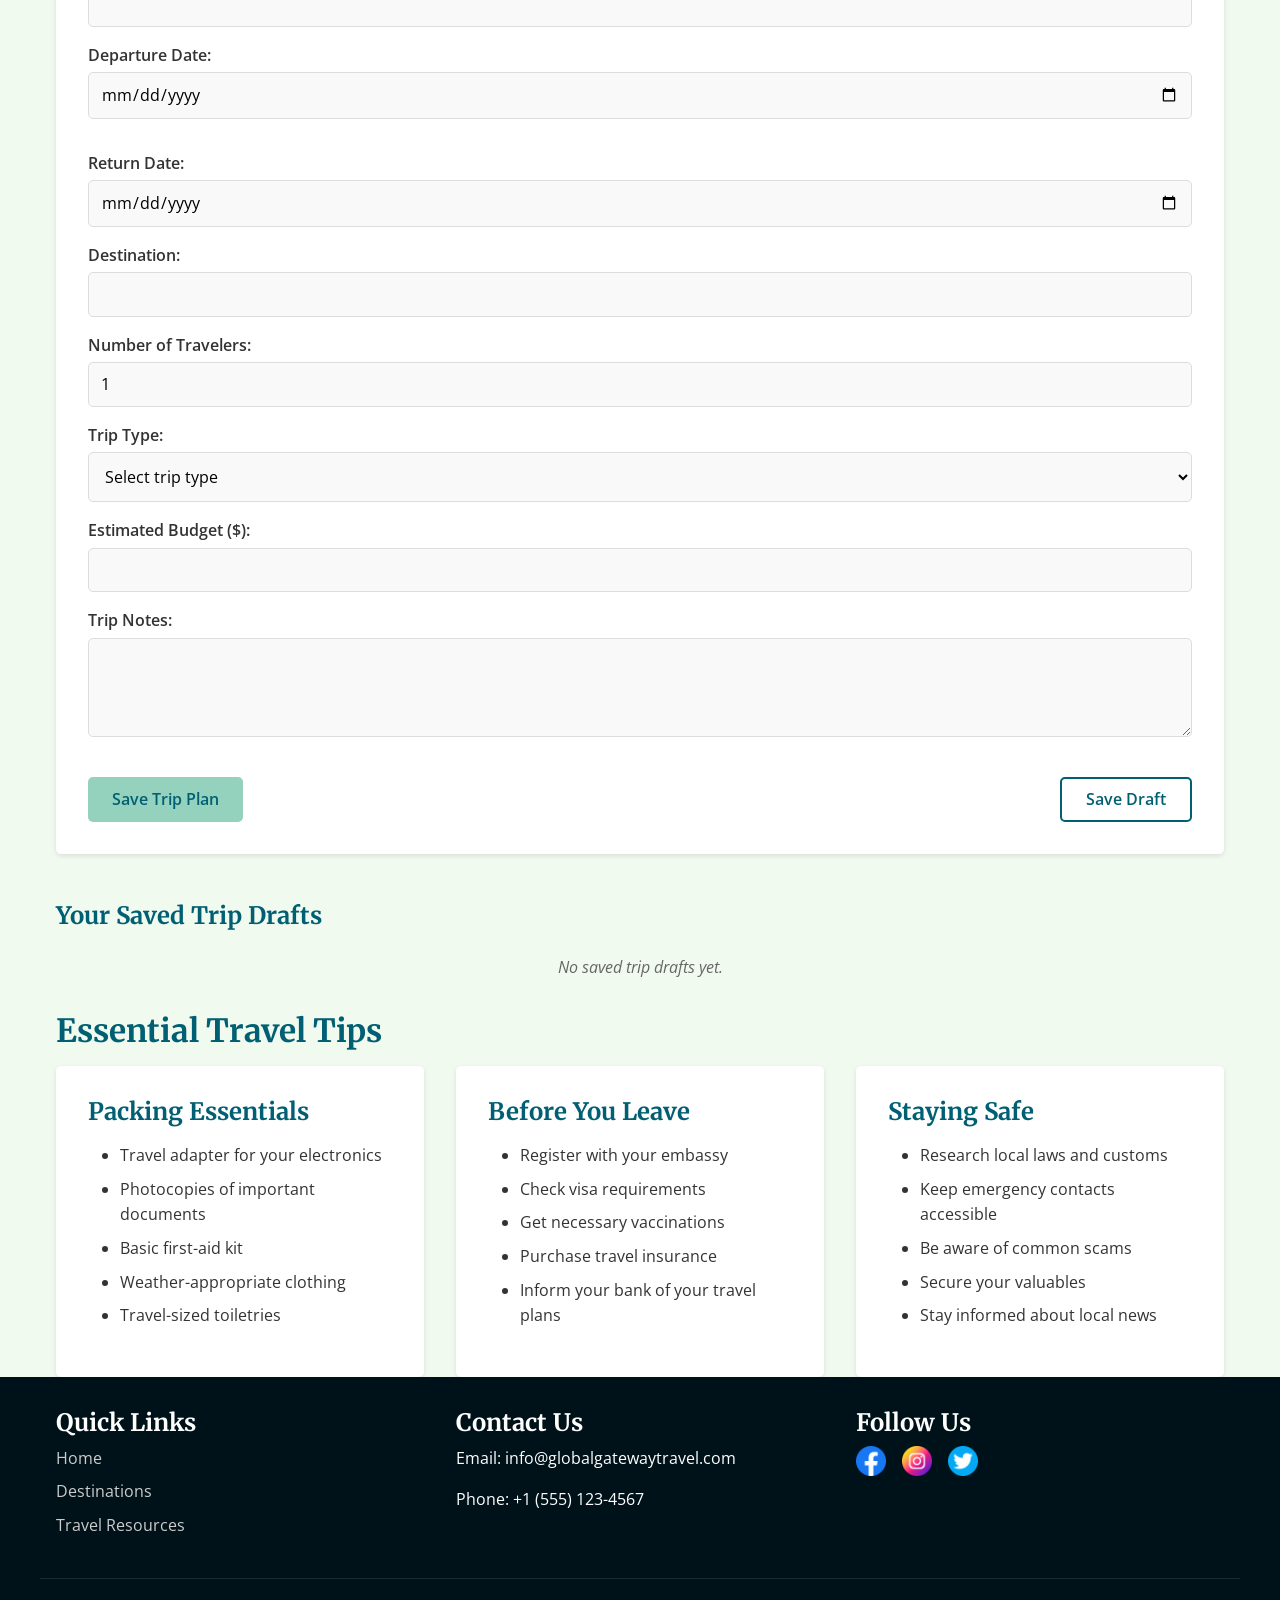
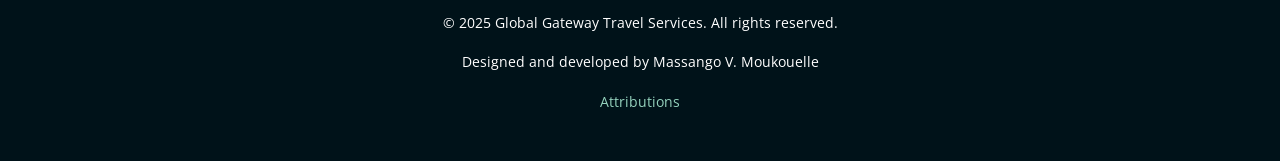
<file: project/resources.html>
<!DOCTYPE html>
<html lang="en">
<head>
    <meta charset="UTF-8">
    <meta name="viewport" content="width=device-width, initial-scale=1.0">
    <meta name="description" content="Access essential travel resources including visa requirements, currency converter, travel planning tools, and expert travel tips.">
    <meta name="author" content="Massango V. Moukouelle">
    
    <!-- Social Media Meta Tags -->
    <meta property="og:title" content="Global Gateway Travel Services - Travel Resources">
    <meta property="og:description" content="Essential travel resources including visa information, currency converter, and travel planning tools.">
    <meta property="og:image" content="images/og-image.jpg">
    <meta property="og:url" content="https://globalgatewaytravel.com/resources.html">
    <meta name="twitter:card" content="summary_large_image">
    
    <title>Travel Resources | Global Gateway Travel Services</title>
    
    <!-- Favicon -->
    <link rel="icon" type="image/png" href="images/favicon.png">
    
    <!-- Fonts -->
    <link rel="preconnect" href="https://fonts.googleapis.com">
    <link rel="preconnect" href="https://fonts.gstatic.com" crossorigin>
    <link href="https://fonts.googleapis.com/css2?family=Merriweather:wght@400;700&family=Open+Sans:wght@400;600&display=swap" rel="stylesheet">
    
    <!-- CSS -->
    <link rel="stylesheet" href="styles/normalize.css">
    <link rel="stylesheet" href="styles/styles.css">
</head>
<body>
    <header>
        <div class="header-container">
            <div class="logo">
                <img src="images/logo.png" alt="Global Gateway Travel Services Logo">
                <h1>Global Gateway</h1>
            </div>
            <nav>
                <button id="hamburger-btn" aria-label="Menu">
                    <span></span>
                    <span></span>
                    <span></span>
                </button>
                <ul id="primary-nav">
                    <li><a href="index.html">Home</a></li>
                    <li><a href="destinations.html">Destinations</a></li>
                    <li><a href="resources.html" class="active">Travel Resources</a></li>
                </ul>
            </nav>
        </div>
    </header>

    <main>
        <section class="page-banner">
            <div class="banner-content">
                <h2>Travel Resources</h2>
                <p>Essential tools and information for your international adventures</p>
            </div>
        </section>

        <section class="visa-tool container">
            <h2>Visa Requirement Lookup</h2>
            <p>Check visa requirements for your nationality and destination.</p>
            <form id="visa-form" class="resource-form">
                <div class="form-group">
                    <label for="nationality">Your Nationality:</label>
                    <select id="nationality" required>
                        <option value="">Select your nationality</option>
                        <!-- Dynamically populated via JavaScript -->
                    </select>
                </div>
                <div class="form-group">
                    <label for="destination">Destination Country:</label>
                    <select id="destination" required>
                        <option value="">Select destination</option>
                        <!-- Dynamically populated via JavaScript -->
                    </select>
                </div>
                <button type="submit" class="btn">Check Requirements</button>
            </form>
            <div id="visa-results" class="results-container">
                <!-- Results will be displayed here -->
            </div>
        </section>

        <section class="currency-converter container">
            <h2>Currency Converter</h2>
            <p>Convert between world currencies with up-to-date exchange rates.</p>
            <form id="currency-form" class="resource-form">
                <div class="form-row">
                    <div class="form-group">
                        <label for="amount">Amount:</label>
                        <input type="number" id="amount" min="0" step="0.01" value="100" required>
                    </div>
                    <div class="form-group">
                        <label for="from-currency">From:</label>
                        <select id="from-currency" required>
                            <option value="">Select currency</option>
                            <!-- Dynamically populated via JavaScript -->
                        </select>
                    </div>
                    <div class="form-group">
                        <label for="to-currency">To:</label>
                        <select id="to-currency" required>
                            <option value="">Select currency</option>
                            <!-- Dynamically populated via JavaScript -->
                        </select>
                    </div>
                </div>
                <button type="submit" class="btn">Convert</button>
            </form>
            <div id="conversion-result" class="results-container">
                <!-- Results will be displayed here -->
            </div>
        </section>

        <section class="travel-planner container">
            <h2>Travel Planner</h2>
            <p>Plan your trip and save your preferences for future reference.</p>
            <form id="travel-planner-form" class="resource-form" action="form-success.html" method="get">
                <div class="form-group">
                    <label for="trip-name">Trip Name:</label>
                    <input type="text" id="trip-name" name="trip-name" required>
                </div>
                <div class="form-row">
                    <div class="form-group">
                        <label for="departure-date">Departure Date:</label>
                        <input type="date" id="departure-date" name="departure-date" required>
                    </div>
                    <div class="form-group">
                        <label for="return-date">Return Date:</label>
                        <input type="date" id="return-date" name="return-date" required>
                    </div>
                </div>
                <div class="form-group">
                    <label for="destination-country">Destination:</label>
                    <input type="text" id="destination-country" name="destination-country" required>
                </div>
                <div class="form-group">
                    <label for="travelers">Number of Travelers:</label>
                    <input type="number" id="travelers" name="travelers" min="1" value="1" required>
                </div>
                <div class="form-group">
                    <label for="trip-type">Trip Type:</label>
                    <select id="trip-type" name="trip-type" required>
                        <option value="">Select trip type</option>
                        <option value="leisure">Leisure</option>
                        <option value="business">Business</option>
                        <option value="family">Family Visit</option>
                        <option value="educational">Educational</option>
                        <option value="adventure">Adventure</option>
                    </select>
                </div>
                <div class="form-group">
                    <label for="budget">Estimated Budget ($):</label>
                    <input type="number" id="budget" name="budget" min="0" step="100" required>
                </div>
                <div class="form-group">
                    <label for="notes">Trip Notes:</label>
                    <textarea id="notes" name="notes" rows="4"></textarea>
                </div>
                <div class="form-actions">
                    <button type="submit" class="btn">Save Trip Plan</button>
                    <button type="button" id="save-draft" class="btn-secondary">Save Draft</button>
                </div>
            </form>
            <div id="saved-trips" class="saved-trips">
                <h3>Your Saved Trip Drafts</h3>
                <div id="trips-container">
                    <!-- Saved trips loaded from localStorage -->
                    <p class="no-trips-message">No saved trip drafts yet.</p>
                </div>
            </div>
        </section>

        <section class="travel-tips container">
            <h2>Essential Travel Tips</h2>
            <div class="tips-container">
                <div class="tip-card">
                    <h3>Packing Essentials</h3>
                    <ul>
                        <li>Travel adapter for your electronics</li>
                        <li>Photocopies of important documents</li>
                        <li>Basic first-aid kit</li>
                        <li>Weather-appropriate clothing</li>
                        <li>Travel-sized toiletries</li>
                    </ul>
                </div>
                <div class="tip-card">
                    <h3>Before You Leave</h3>
                    <ul>
                        <li>Register with your embassy</li>
                        <li>Check visa requirements</li>
                        <li>Get necessary vaccinations</li>
                        <li>Purchase travel insurance</li>
                        <li>Inform your bank of your travel plans</li>
                    </ul>
                </div>
                <div class="tip-card">
                    <h3>Staying Safe</h3>
                    <ul>
                        <li>Research local laws and customs</li>
                        <li>Keep emergency contacts accessible</li>
                        <li>Be aware of common scams</li>
                        <li>Secure your valuables</li>
                        <li>Stay informed about local news</li>
                    </ul>
                </div>
            </div>
        </section>
    </main>

    <footer>
        <div class="footer-container container">
            <div class="footer-nav">
                <h3>Quick Links</h3>
                <ul>
                    <li><a href="index.html">Home</a></li>
                    <li><a href="destinations.html">Destinations</a></li>
                    <li><a href="resources.html">Travel Resources</a></li>
                </ul>
            </div>
            <div class="footer-contact">
                <h3>Contact Us</h3>
                <p>Email: info@globalgatewaytravel.com</p>
                <p>Phone: +1 (555) 123-4567</p>
            </div>
            <div class="footer-social">
                <h3>Follow Us</h3>
                <div class="social-icons">
                    <a href="#" aria-label="Facebook"><img src="images/facebook-icon.png" alt="Facebook"></a>
                    <a href="#" aria-label="Instagram"><img src="images/instagram-icon.png" alt="Instagram"></a>
                    <a href="#" aria-label="Twitter"><img src="images/twitter-icon.png" alt="Twitter"></a>
                </div>
            </div>
        </div>
        <div class="footer-bottom container">
            <p>&copy; 2025 Global Gateway Travel Services. All rights reserved.</p>
            <p>Designed and developed by Massango V. Moukouelle</p>
            <p><a href="attributions.html">Attributions</a></p>
        </div>
    </footer>

    <!-- JavaScript Modules -->
    <script src="scripts/resources.js" type="module"></script>
</body>
</html>
</file>
<file: styles/small.css>
/* Base styles for all screen sizes */
:root {
    /* Define color variables */
    --primary-color: #1a5276; /* Dark blue like in example */
    --secondary-color: #873600; /* Brown for buttons */
    --light-color: #f2f3f4;
    --dark-color: #17202a;
    --completed-color: #f2f3f4; /* Light color for completed courses */
    --uncompleted-color: #873600; /* Brown for uncompleted courses */
}

body {
    font-family: 'Open Sans', Arial, sans-serif;
    margin: 0;
    padding: 0;
}

header {
    background-color: var(--primary-color);
    color: white;
    padding: 1rem;
    display: flex;
    justify-content: center; /* Center the content horizontally */
    align-items: center;
}

header img {
    width: 100px;
    height: 100px;
    border-radius: 5px;
    margin-right: 1rem;
}

header span {
    font-size: 1.5rem;
    font-weight: bold;
}

/* Move the hamburger button to an absolute position for mobile */
#hamburger {
    font-size: 2rem;
    background: none;
    border: none;
    color: white;
    position: absolute;
    right: 1rem;
    top: 1rem;
    cursor: pointer;
}

nav {
    background-color: var(--primary-color);
    display: none; /* Hidden by default on mobile */
}

nav.open {
    display: block; /* Shown when toggled */
}

nav ul {
    list-style-type: none;
    padding: 0;
    margin: 0;
}

nav li {
    padding: 0.5rem 1rem;
}

nav a {
    color: white;
    text-decoration: none;
    display: block;
}

nav li:hover {
    background-color: rgba(255, 255, 255, 0.2);
}

nav li.active {
    background-color: rgba(255, 255, 255, 0.3);
}

main {
    padding: 1rem;
}

h1 {
    color: var(--primary-color);
}

section {
    margin-bottom: 2rem;
    border: 1px solid #ddd;
    border-radius: 5px;
    overflow: hidden;
}

section h2 {
    background-color: var(--primary-color);
    color: white;
    margin: 0;
    padding: 0.5rem;
    text-align: center;
}

.course-work ul {
    padding: 1rem 2rem;
}

.location img {
    width: 100%;
    display: block;
}

.location p {
    text-align: center;
    padding: 0.5rem;
    margin: 0;
}

.filter-buttons {
    display: flex;
    justify-content: space-between;
    padding: 0.5rem;
}

.filter-buttons button {
    background-color: #000;
    color: white;
    border: none;
    padding: 0.5rem;
    border-radius: 3px;
    flex-grow: 1;
    margin: 0 2px;
    cursor: pointer;
}

.course-card {
    background-color: var(--uncompleted-color);
    color: white;
    margin: 0.5rem;
    padding: 1rem;
    border-radius: 3px;
    text-align: center;
}

.course-card.completed {
    background-color: var(--completed-color);
    color: var(--dark-color);
}

#total-credits {
    text-align: right;
    padding: 0.5rem 1rem;
    font-weight: bold;
}

footer {
    background-color: var(--primary-color);
    color: white;
    text-align: center;
    padding: 1rem;
}
</file>
<file: styles/larger.css>
/* Media Query for larger screens */
@media screen and (min-width: 768px) {
    #hamburger {
        display: none; /* Hide hamburger on larger screens */
    }
    
    header, nav, main {
        max-width: 1200px;
        margin: 0 auto;
    }
    
    nav {
        display: block; /* Always show nav on larger screens */
    }
    
    nav ul {
        display: flex;
        justify-content: space-around;
    }
    
    nav li {
        flex: 1;
        text-align: center;
    }
    
    main {
        display: grid;
        grid-template-columns: 1fr 1fr;
        gap: 1rem;
    }
    
    h1 {
        grid-column: 1 / -1;
    }
    
    .certificate {
        grid-column: 1 / -1;
    }
    
    #courses-container {
        display: grid;
        grid-template-columns: repeat(auto-fill, minmax(180px, 1fr));
        gap: 0.5rem;
        padding: 0.5rem;
    }
}
</file>
<file: project/styles/styles.css>
/*
* Global Gateway Travel Services
* Styles CSS
* Author: Massango V. Moukouelle
*/

/* -------------------- Global Variables -------------------- */
:root {
    /* Colors from site plan */
    --primary-color: #005f73; /* Deep Ocean Blue */
    --accent-color: #94d2bd; /* Seafoam Green */
    --background-color: #f1faee; /* Light Background */
    --text-color: #333333; /* Body Text */
    
    /* Additional complementary colors */
    --secondary-color: #0a9396; /* Teal */
    --tertiary-color: #ee9b00; /* Golden Yellow */
    --light-accent: #e9f5db; /* Very Light Green */
    --dark-accent: #001219; /* Dark Blue-Black */
    --error-color: #ae2012; /* Dark Red */
    --success-color: #2a9d8f; /* Teal Green */
    
    /* Font Families */
    --heading-font: 'Merriweather', serif;
    --body-font: 'Open Sans', sans-serif;
    
    /* Spacing */
    --spacing-xs: 0.25rem;
    --spacing-sm: 0.5rem;
    --spacing-md: 1rem;
    --spacing-lg: 2rem;
    --spacing-xl: 3rem;
    
    /* Border Radius */
    --border-radius: 5px;
    
    /* Box Shadow */
    --box-shadow: 0 2px 5px rgba(0, 0, 0, 0.1);
    --box-shadow-hover: 0 5px 15px rgba(0, 0, 0, 0.2);
}

/* -------------------- Base Styles -------------------- */
* {
    box-sizing: border-box;
}

html {
    font-size: 16px;
    scroll-behavior: smooth;
}

body {
    font-family: var(--body-font);
    color: var(--text-color);
    background-color: var(--background-color);
    line-height: 1.6;
    min-height: 100vh;
    display: flex;
    flex-direction: column;
    margin: 0;
    padding: 0;
}

main {
    flex: 1 0 auto;
}

.container {
    width: 100%;
    max-width: 1200px;
    margin: 0 auto;
    padding: 0 var(--spacing-md);
}

h1, h2, h3, h4, h5, h6 {
    font-family: var(--heading-font);
    color: var(--primary-color);
    margin-top: 0;
    line-height: 1.2;
}

h1 {
    font-size: 2.5rem;
}

h2 {
    font-size: 2rem;
    margin-bottom: var(--spacing-md);
}

h3 {
    font-size: 1.5rem;
    margin-bottom: var(--spacing-sm);
}

p {
    margin-top: 0;
    margin-bottom: var(--spacing-md);
}

a {
    color: var(--secondary-color);
    text-decoration: none;
    transition: color 0.3s ease;
}

a:hover {
    color: var(--accent-color);
}

img {
    max-width: 100%;
    height: auto;
    display: block;
}

section {
    margin-bottom: var(--spacing-xl);
    padding-top: var(--spacing-lg);
}

/* -------------------- Utility Classes -------------------- */
.loading {
    padding: var(--spacing-md);
    text-align: center;
    color: var(--primary-color);
    font-style: italic;
}

.hidden {
    display: none !important;
}

.error-message {
    color: var(--error-color);
    font-size: 0.9rem;
    margin-top: var(--spacing-xs);
}

.success-message {
    color: var(--success-color);
    font-size: 0.9rem;
    margin-top: var(--spacing-xs);
}

/* -------------------- Header & Navigation -------------------- */
header {
    background-color: var(--primary-color);
    color: white;
    padding: var(--spacing-md) 0;
    box-shadow: var(--box-shadow);
    position: sticky;
    top: 0;
    z-index: 100;
}

.header-container {
    display: flex;
    justify-content: space-between;
    align-items: center;
    padding: 0 var(--spacing-md);
    max-width: 1200px;
    margin: 0 auto;
}

.logo {
    display: flex;
    align-items: center;
}

.logo img {
    height: 50px;
    margin-right: var(--spacing-sm);
}

.logo h1 {
    color: white;
    margin: 0;
    font-size: 1.8rem;
}

nav {
    position: relative;
}

#hamburger-btn {
    display: none;
    background: none;
    border: none;
    cursor: pointer;
    padding: var(--spacing-sm);
}

#hamburger-btn span {
    display: block;
    width: 25px;
    height: 3px;
    background-color: white;
    margin: 5px 0;
    transition: all 0.3s ease;
}

#primary-nav {
    display: flex;
    margin: 0;
    padding: 0;
    list-style: none;
}

#primary-nav li {
    margin-left: var(--spacing-lg);
}

#primary-nav a {
    color: white;
    font-weight: 600;
    position: relative;
    padding-bottom: 5px;
}

#primary-nav a:hover,
#primary-nav a.active {
    color: var(--accent-color);
}

#primary-nav a.active::after {
    content: '';
    position: absolute;
    left: 0;
    bottom: 0;
    width: 100%;
    height: 2px;
    background-color: var(--accent-color);
}

/* -------------------- Hero Section -------------------- */
.hero {
    background-image: linear-gradient(rgba(0, 0, 0, 0.5), rgba(0, 0, 0, 0.5)), url('../images/hero-image.webp');
    background-size: cover;
    background-position: center;
    color: white;
    text-align: center;
    padding: 7rem 1rem;
    margin-bottom: var(--spacing-xl);
}

.hero-content {
    max-width: 800px;
    margin: 0 auto;
}

.hero h2 {
    color: white;
    font-size: 3rem;
    margin-bottom: var(--spacing-md);
}

.hero p {
    font-size: 1.2rem;
    margin-bottom: var(--spacing-lg);
}

.page-banner {
    background-image: linear-gradient(rgba(0, 0, 0, 0.6), rgba(0, 0, 0, 0.6)), url('../images/banner-image.webp');
    background-size: cover;
    background-position: center;
    color: white;
    text-align: center;
    padding: 5rem 1rem;
    margin-bottom: var(--spacing-xl);
}

.banner-content {
    max-width: 800px;
    margin: 0 auto;
}

.banner-content h2 {
    color: white;
    font-size: 2.5rem;
    margin-bottom: var(--spacing-sm);
}

/* -------------------- Buttons -------------------- */
.btn {
    display: inline-block;
    background-color: var(--accent-color);
    color: var(--primary-color);
    padding: 0.75rem 1.5rem;
    border-radius: var(--border-radius);
    font-weight: 600;
    text-align: center;
    border: none;
    cursor: pointer;
    transition: all 0.3s ease;
}

.btn:hover {
    background-color: var(--secondary-color);
    color: white;
    transform: translateY(-2px);
    box-shadow: var(--box-shadow-hover);
}

.btn-secondary {
    display: inline-block;
    background-color: transparent;
    color: var(--primary-color);
    border: 2px solid var(--primary-color);
    padding: 0.7rem 1.5rem;
    border-radius: var(--border-radius);
    font-weight: 600;
    text-align: center;
    cursor: pointer;
    transition: all 0.3s ease;
}

.btn-secondary:hover {
    background-color: var(--primary-color);
    color: white;
}

/* -------------------- Intro Section -------------------- */
.intro {
    text-align: center;
    max-width: 800px;
}

/* -------------------- Featured Destinations -------------------- */
.destination-carousel {
    display: flex;
    overflow-x: auto;
    scroll-snap-type: x mandatory;
    gap: var(--spacing-md);
    padding: var(--spacing-md) 0;
    -webkit-overflow-scrolling: touch;
}

.destination-card {
    flex: 0 0 300px;
    scroll-snap-align: start;
    border-radius: var(--border-radius);
    overflow: hidden;
    box-shadow: var(--box-shadow);
    background-color: white;
    transition: all 0.3s ease;
}

.destination-card:hover {
    transform: translateY(-5px);
    box-shadow: var(--box-shadow-hover);
}

.destination-card img {
    width: 100%;
    height: 200px;
    object-fit: cover;
}

.destination-card-content {
    padding: var(--spacing-md);
}

.destination-card h3 {
    margin-top: 0;
    font-size: 1.2rem;
}

.destination-meta {
    display: flex;
    justify-content: space-between;
    font-size: 0.9rem;
    color: #666;
}

/* -------------------- Services -------------------- */
.services-grid {
    display: grid;
    grid-template-columns: repeat(auto-fit, minmax(250px, 1fr));
    gap: var(--spacing-lg);
}

.service-card {
    background-color: white;
    border-radius: var(--border-radius);
    padding: var(--spacing-lg);
    text-align: center;
    box-shadow: var(--box-shadow);
    transition: all 0.3s ease;
}

.service-card:hover {
    transform: translateY(-5px);
    box-shadow: var(--box-shadow-hover);
}

.service-card img {
    width: 80px;
    height: 80px;
    margin: 0 auto var(--spacing-md);
}

/* -------------------- Weather Widget -------------------- */
.weather-container {
    display: grid;
    grid-template-columns: repeat(auto-fit, minmax(200px, 1fr));
    gap: var(--spacing-md);
}

.weather-card {
    background-color: white;
    border-radius: var(--border-radius);
    padding: var(--spacing-md);
    text-align: center;
    box-shadow: var(--box-shadow);
}

.weather-card img {
    width: 60px;
    height: 60px;
    margin: 0 auto;
}

.weather-temp {
    font-size: 1.5rem;
    font-weight: bold;
    margin: var(--spacing-sm) 0;
}

/* -------------------- Newsletter -------------------- */
.newsletter {
    background-color: white;
    border-radius: var(--border-radius);
    padding: var(--spacing-lg);
    text-align: center;
    box-shadow: var(--box-shadow);
    max-width: 800px;
}

/* -------------------- Forms -------------------- */
.form-group {
    margin-bottom: var(--spacing-md);
}

label {
    display: block;
    margin-bottom: var(--spacing-xs);
    font-weight: 600;
}

input, select, textarea {
    width: 100%;
    padding: 0.75rem;
    border: 1px solid #ddd;
    border-radius: var(--border-radius);
    background-color: #f9f9f9;
}

input:focus, select:focus, textarea:focus {
    outline: none;
    border-color: var(--primary-color);
    box-shadow: 0 0 0 2px rgba(0, 95, 115, 0.2);
}

.form-row {
    display: grid;
    grid-template-columns: 1fr;
    gap: var(--spacing-md);
}

.form-actions {
    display: flex;
    justify-content: space-between;
    margin-top: var(--spacing-lg);
}

.resource-form {
    background-color: white;
    border-radius: var(--border-radius);
    padding: var(--spacing-lg);
    box-shadow: var(--box-shadow);
    margin-bottom: var(--spacing-lg);
}

/* -------------------- Destinations Page -------------------- */
.filter-section {
    background-color: white;
    border-radius: var(--border-radius);
    padding: var(--spacing-md);
    margin-bottom: var(--spacing-lg);
    box-shadow: var(--box-shadow);
}

.filter-options {
    display: flex;
    flex-wrap: wrap;
    gap: var(--spacing-md);
    align-items: flex-end;
}

.filter-group {
    flex: 1;
    min-width: 200px;
}

.destinations-container {
    display: grid;
    grid-template-columns: repeat(auto-fill, minmax(300px, 1fr));
    gap: var(--spacing-lg);
}

/* -------------------- Modal -------------------- */
.modal {
    display: none;
    position: fixed;
    z-index: 1000;
    left: 0;
    top: 0;
    width: 100%;
    height: 100%;
    overflow: auto;
    background-color: rgba(0, 0, 0, 0.7);
}

.modal-content {
    background-color: white;
    margin: 10% auto;
    padding: var(--spacing-lg);
    border-radius: var(--border-radius);
    max-width: 800px;
    width: 90%;
    position: relative;
    animation: modal-open 0.3s ease;
}

@keyframes modal-open {
    from {opacity: 0; transform: translateY(-20px);}
    to {opacity: 1; transform: translateY(0);}
}

.close-modal {
    color: #aaa;
    position: absolute;
    top: 10px;
    right: 20px;
    font-size: 28px;
    font-weight: bold;
    cursor: pointer;
}

.close-modal:hover {
    color: var(--primary-color);
}

/* -------------------- Results Container -------------------- */
.results-container {
    background-color: var(--light-accent);
    border-radius: var(--border-radius);
    padding: var(--spacing-md);
    margin-top: var(--spacing-md);
    border-left: 4px solid var(--primary-color);
}

/* -------------------- Saved Trips -------------------- */
.saved-trips {
    margin-top: var(--spacing-xl);
}

.trip-card {
    background-color: white;
    border-radius: var(--border-radius);
    padding: var(--spacing-md);
    margin-bottom: var(--spacing-md);
    box-shadow: var(--box-shadow);
}

.trip-actions {
    display: flex;
    justify-content: flex-end;
    gap: var(--spacing-sm);
    margin-top: var(--spacing-sm);
}

.no-trips-message {
    font-style: italic;
    color: #666;
    text-align: center;
    padding: var(--spacing-md);
}

/* -------------------- Tips Section -------------------- */
.tips-container {
    display: grid;
    grid-template-columns: repeat(auto-fit, minmax(300px, 1fr));
    gap: var(--spacing-lg);
}

.tip-card {
    background-color: white;
    border-radius: var(--border-radius);
    padding: var(--spacing-lg);
    box-shadow: var(--box-shadow);
}

.tip-card ul {
    padding-left: var(--spacing-lg);
}

.tip-card li {
    margin-bottom: var(--spacing-sm);
}

/* -------------------- Form Success Page -------------------- */
.form-success-container {
    max-width: 800px;
    padding-top: var(--spacing-xl);
    padding-bottom: var(--spacing-xl);
}

.form-success {
    background-color: white;
    border-radius: var(--border-radius);
    padding: var(--spacing-lg);
    box-shadow: var(--box-shadow);
    text-align: center;
}

#form-data-display {
    text-align: left;
    margin: var(--spacing-lg) 0;
    padding: var(--spacing-md);
    background-color: var(--light-accent);
    border-radius: var(--border-radius);
}

.form-data-item {
    margin-bottom: var(--spacing-sm);
    padding-bottom: var(--spacing-sm);
    border-bottom: 1px solid #ddd;
}

.form-data-item:last-child {
    border-bottom: none;
}

.form-data-label {
    font-weight: bold;
    color: var(--primary-color);
}

.action-buttons {
    display: flex;
    justify-content: center;
    gap: var(--spacing-md);
    margin-top: var(--spacing-lg);
}

/* -------------------- Footer -------------------- */
footer {
    background-color: var(--dark-accent);
    color: white;
    padding: var(--spacing-lg) 0;
    margin-top: auto;
}

.footer-container {
    display: grid;
    grid-template-columns: repeat(auto-fit, minmax(200px, 1fr));
    gap: var(--spacing-lg);
}

.footer-nav h3,
.footer-contact h3,
.footer-social h3 {
    color: white;
    margin-top: 0;
}

.footer-nav ul {
    list-style: none;
    padding: 0;
    margin: 0;
}

.footer-nav li {
    margin-bottom: var(--spacing-sm);
}

.footer-nav a {
    color: #ccc;
}

.footer-nav a:hover {
    color: var(--accent-color);
}

.social-icons {
    display: flex;
    gap: var(--spacing-md);
}

.social-icons a {
    display: block;
}

.social-icons img {
    width: 30px;
    height: 30px;
}

.footer-bottom {
    text-align: center;
    margin-top: var(--spacing-lg);
    padding-top: var(--spacing-lg);
    border-top: 1px solid rgba(255, 255, 255, 0.1);
    font-size: 0.9rem;
}

.footer-bottom a {
    color: var(--accent-color);
}

/* -------------------- Responsive Styles -------------------- */
@media screen and (max-width: 768px) {
    /* Header */
    #hamburger-btn {
        display: block;
    }
    
    #primary-nav {
        position: absolute;
        top: 100%;
        right: -20px;
        background-color: var(--primary-color);
        flex-direction: column;
        width: 200px;
        padding: var(--spacing-md);
        border-radius: 0 0 var(--border-radius) var(--border-radius);
        box-shadow: var(--box-shadow);
        display: none;
    }
    
    #primary-nav.active {
        display: flex;
    }
    
    #primary-nav li {
        margin: var(--spacing-sm) 0;
    }
    
    /* Form */
    .form-actions {
        flex-direction: column;
        gap: var(--spacing-sm);
    }
    
    /* Modal */
    .modal-content {
        width: 95%;
        margin: 20% auto;
        padding: var(--spacing-md);
    }
    
    /* Typography */
    h1 {
        font-size: 2rem;
    }
    
    h2 {
        font-size: 1.5rem;
    }
    
    .hero h2 {
        font-size: 2rem;
    }
}

@media screen and (max-width: 480px) {
    /* Spacing */
    section {
        margin-bottom: var(--spacing-lg);
        padding-top: var(--spacing-md);
    }
    
    /* Logo */
    .logo h1 {
        font-size: 1.5rem;
    }
    
    .logo img {
        height: 40px;
    }
    
    /* Hero */
    .hero {
        padding: 4rem 1rem;
    }
    
    .hero h2 {
        font-size: 1.8rem;
    }
    
    /* Filter Section */
    .filter-options {
        flex-direction: column;
        align-items: stretch;
    }
    
    /* Weather Widget */
    .weather-container {
        grid-template-columns: 1fr;
    }
}
</file>
<file: styles/prophets.css>
body {
    font-family: Arial, sans-serif;
    margin: 0;
    padding: 0;
    background-color: #f4f4f4;
    text-align: center;
}

header {
    background-color: #004085;
    color: white;
    padding: 1rem;
}

footer {
    background-color: #004085;
    color: white;
    padding: 1rem;
    margin-top: 20px;
}

.grid-container {
    display: grid;
    grid-template-columns: repeat(auto-fit, minmax(300px, 1fr));
    gap: 20px;
    padding: 20px;
}

.card {
    background: rgb(133, 167, 211);
    padding: 20px;
    border-radius: 10px;
    box-shadow: 0px 4px 6px rgba(0, 0, 0, 0.1);
    text-align: center;
}

.card img {
    width: 100%;
    max-width: 300px;
    border-radius: 10px;
}

h2 {
    font-size: 1.5rem;
    color: #333;
}
</file>
<file: chamber/styles/directory.css>
/* General Styles */
body {
    font-family: Arial, sans-serif;
    margin: 0;
    padding: 0;
    background-color: #f4f4f4;
    color: #333;
}

/* Header */
header {
    background-color: #004d99;
    color: white;
    padding: 15px 0;
    text-align: center;
}

nav ul {
    list-style: none;
    padding: 0;
    display: flex;
    justify-content: center;
    gap: 20px;
}

nav ul li {
    display: inline;
}

nav ul li a {
    text-decoration: none;
    color: white;
    font-weight: bold;
}

/* Directory Section */
#directory {
    max-width: 1000px;
    margin: 20px auto;
    padding: 10px;
    display: flex;
    flex-wrap: wrap;
    justify-content: center;
}

/* Grid View */
.grid-view {
    display: grid;
    grid-template-columns: repeat(auto-fit, minmax(250px, 1fr));
    gap: 15px;
}

/* List View */
.list-view {
    display: block;
}

.list-view .member-card {
    display: flex;
    align-items: center;
    border-bottom: 1px solid #ddd;
    padding: 10px;
}

/* Member Card */
.member-card {
    background-color: white;
    padding: 15px;
    border-radius: 8px;
    box-shadow: 0px 2px 5px rgba(0, 0, 0, 0.1);
    text-align: center;
}

.member-card img {
    width: 100px;
    height: 100px;
    object-fit: cover;
    border-radius: 50%;
}

.member-card h3 {
    margin: 10px 0;
    color: #004d99;
}

.member-card p {
    margin: 5px 0;
}

/* Toggle Button */
#toggleView {
    display: block;
    margin: 10px auto;
    padding: 10px 20px;
    border: none;
    background-color: #ff6600;
    color: white;
    cursor: pointer;
    font-size: 16px;
}

#toggleView:hover {
    background-color: #cc5500;
}

/* Footer */
footer {
    background-color: #004d99;
    color: white;
    text-align: center;
    padding: 10px;
    margin-top: 20px;
}
</file>
<file: chamber/styles/discover.css>
body {
  font-family: Arial, sans-serif;
  background-color: #f9f9f9;
  margin: 0;
  padding: 0;
  color: #333;
}

.discover-grid {
  display: grid;
  grid-template-areas:
    "sidebar"
    "main";
  grid-template-columns: 1fr;
  gap: 1rem;
  padding: 1rem;
}

.sidebar {
  grid-area: sidebar;
  background-color: #e0f7fa;
  padding: 1rem;
  border-radius: 6px;
  box-shadow: 0 0 5px rgba(0,0,0,0.1);
}

.main-content {
  grid-area: main;
}

.card-grid {
  display: grid;
  gap: 1.5rem;
}

.discover-card {
  background: #fff;
  padding: 1rem;
  border-radius: 8px;
  box-shadow: 0 0 6px rgba(0,0,0,0.1);
  transition: transform 0.3s ease;
}

.discover-card:hover {
  transform: scale(1.02);
}

.discover-card img {
  max-width: 100%;
  border-radius: 4px;
}

.discover-card h3 {
  margin-top: 0.5rem;
}

@media (min-width: 700px) {
  .discover-grid {
    grid-template-areas: "sidebar main";
    grid-template-columns: 300px 1fr;
  }

  .card-grid {
    grid-template-columns: repeat(auto-fill, minmax(300px, 1fr));
  }
}

@media (min-width: 1024px) {
  .discover-grid {
    grid-template-areas: "sidebar main";
    grid-template-columns: 250px 1fr;
  }
}
</file>
<file: chamber/styles/join.css>
/* JOIN PAGE CUSTOM STYLES */

.join-container {
  display: flex;
  flex-direction: column;
  gap: 2rem;
  padding: 1rem;
}

form fieldset {
  border: 1px solid #ccc;
  padding: 1.5rem;
  border-radius: 8px;
  background-color: #fff;
  max-width: 600px;
  margin: 0 auto;
}

form label {
  display: block;
  margin-bottom: 1rem;
}

form input[type="text"],
form input[type="email"],
form input[type="tel"],
form select,
form textarea {
  width: 100%;
  padding: 0.5rem;
  margin-top: 0.25rem;
  border: 1px solid #aaa;
  border-radius: 4px;
  font-size: 1rem;
}

input[type="submit"] {
  background-color: #004d99;
  color: white;
  padding: 0.5rem 1rem;
  font-size: 1rem;
  border: none;
  border-radius: 5px;
  cursor: pointer;
}

input[type="submit"]:hover {
  background-color: #0066cc;
}

.membership-cards {
  display: grid;
  gap: 1rem;
  grid-template-columns: 1fr;
  margin: 0 auto;
  max-width: 600px;
}

.card {
  background-color: #f8f8f8;
  padding: 1rem;
  border-radius: 8px;
  border: 1px solid #ddd;
  text-align: center;
  cursor: pointer;
  opacity: 0;
  transform: translateY(20px);
  animation: fadeInUp 0.8s forwards;
}

.card:nth-child(1) { animation-delay: 0.1s; }
.card:nth-child(2) { animation-delay: 0.3s; }
.card:nth-child(3) { animation-delay: 0.5s; }
.card:nth-child(4) { animation-delay: 0.7s; }

@keyframes fadeInUp {
  to {
    opacity: 1;
    transform: translateY(0);
  }
}

dialog {
  border: none;
  border-radius: 10px;
  padding: 1rem;
  max-width: 400px;
}

dialog::backdrop {
  background: rgba(0, 0, 0, 0.4);
}

@media (min-width: 768px) {
  .join-container {
    flex-direction: row;
    justify-content: space-between;
    align-items: flex-start;
  }

  form,
  .membership-cards {
    width: 48%;
  }
}
</file>
